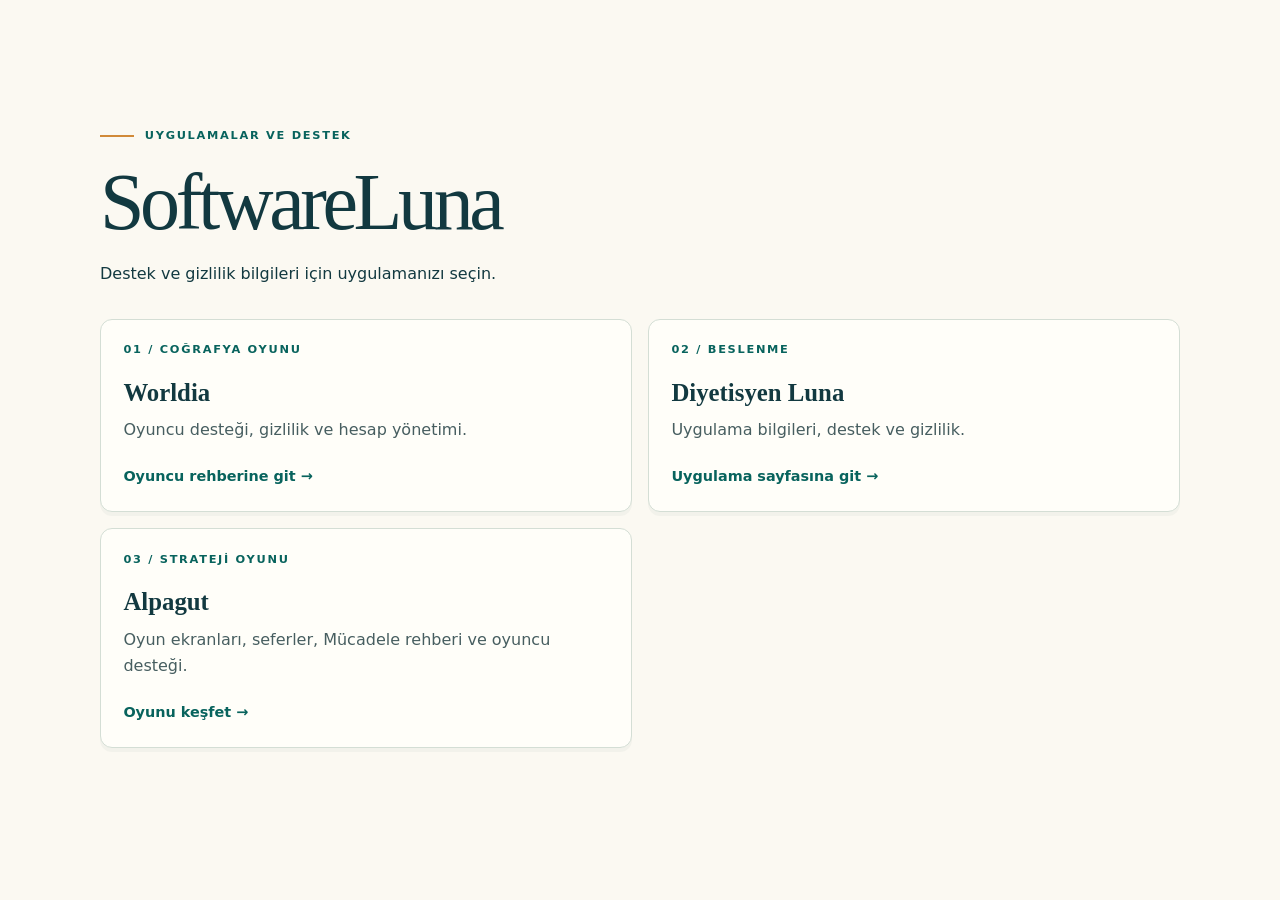
<file: index.html>
<!doctype html><html lang="tr"><head><meta charset="utf-8"><meta name="viewport" content="width=device-width,initial-scale=1"><title>SoftwareLuna | Uygulamalar ve destek</title><meta name="description" content="SoftwareLuna uygulamalarının resmi destek ve gizlilik sayfaları."><link rel="canonical" href="https://softwareluna.github.io/"><link rel="stylesheet" href="worldia/assets/guide.css"></head><body><main class="wrap publisher"><p class="eyebrow">Uygulamalar ve destek</p><h1>SoftwareLuna</h1><p>Destek ve gizlilik bilgileri için uygulamanızı seçin.</p><div class="cards"><a class="card" href="worldia/"><span class="tag">01 / COĞRAFYA OYUNU</span><strong>Worldia</strong><p>Oyuncu desteği, gizlilik ve hesap yönetimi.</p><span class="go">Oyuncu rehberine git <span aria-hidden="true">→</span></span></a><a class="card" href="https://softwareluna.github.io/diyetisyen-luna/"><span class="tag">02 / BESLENME</span><strong>Diyetisyen Luna</strong><p>Uygulama bilgileri, destek ve gizlilik.</p><span class="go">Uygulama sayfasına git <span aria-hidden="true">→</span></span></a><a class="card" href="alpagut/"><span class="tag">03 / STRATEJİ OYUNU</span><strong>Alpagut</strong><p>Oyun ekranları, seferler, Mücadele rehberi ve oyuncu desteği.</p><span class="go">Oyunu keşfet <span aria-hidden="true">→</span></span></a></div></main></body></html>
</file>
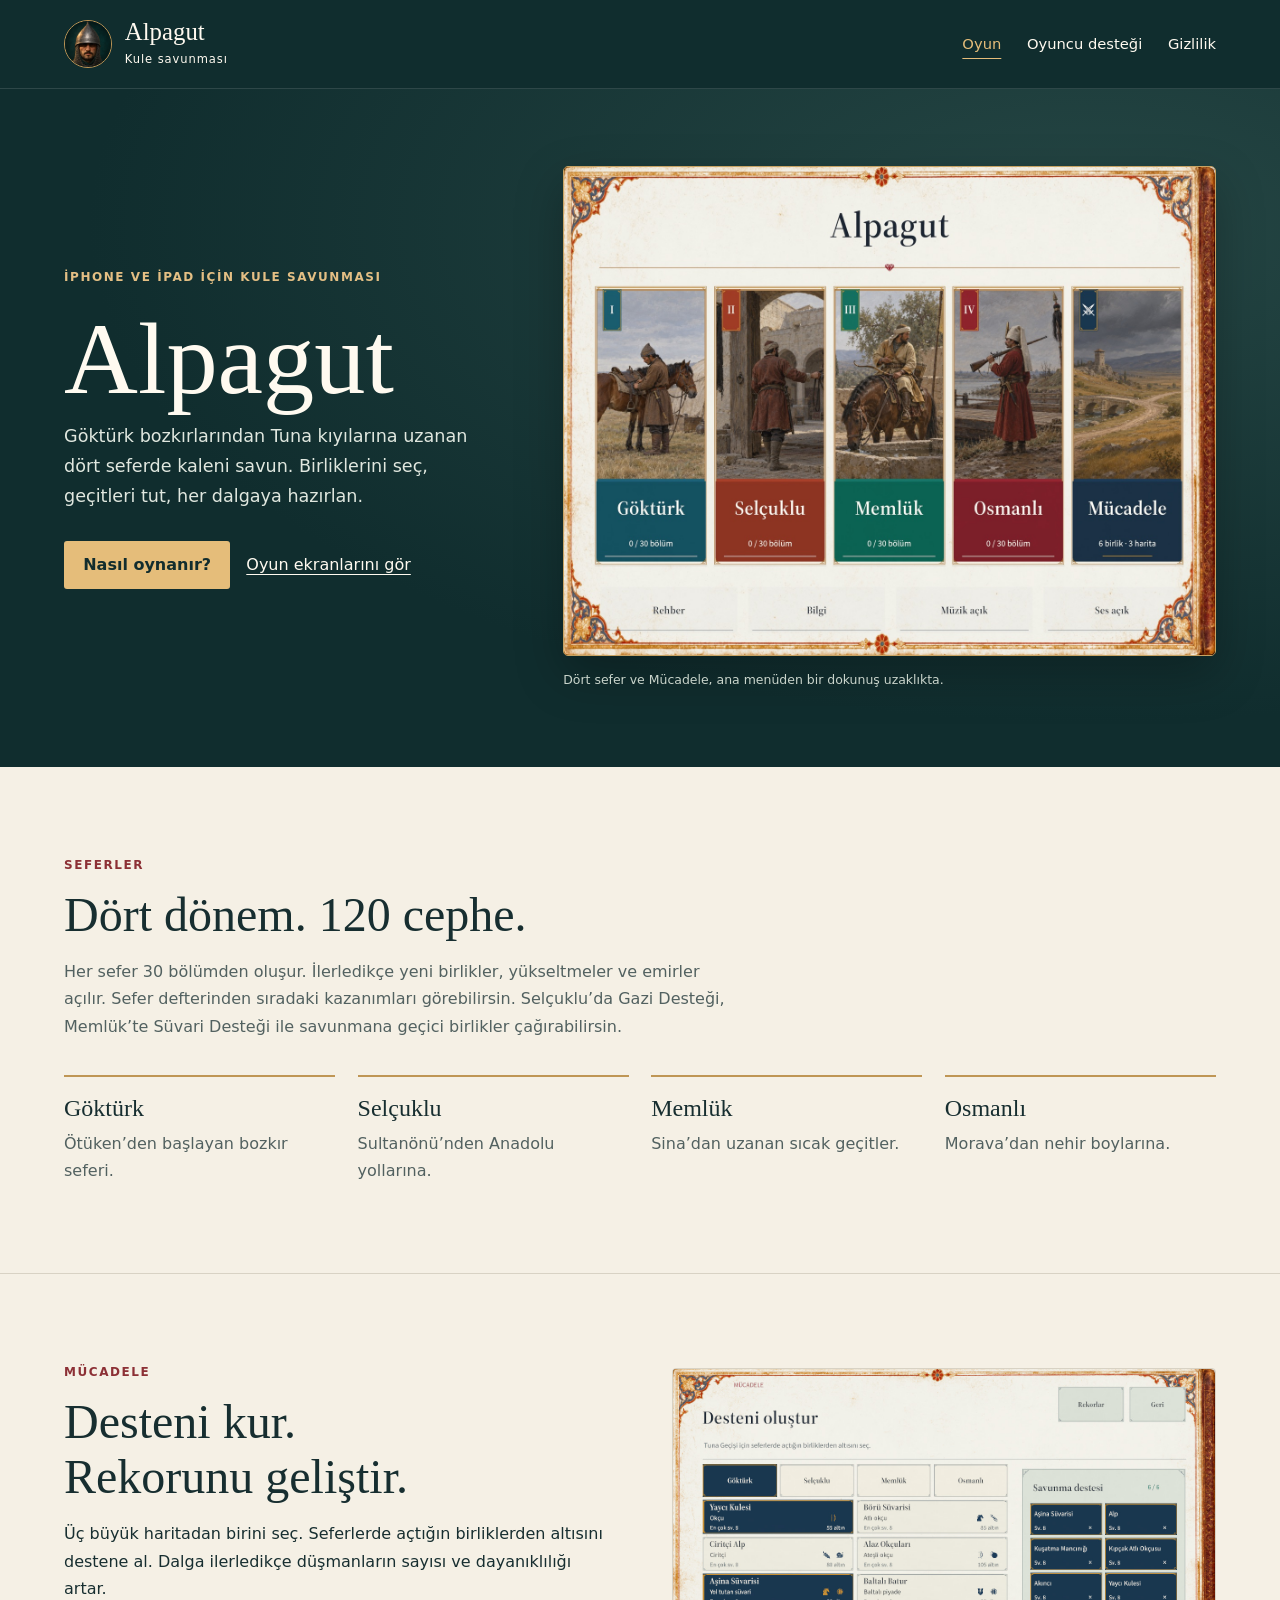
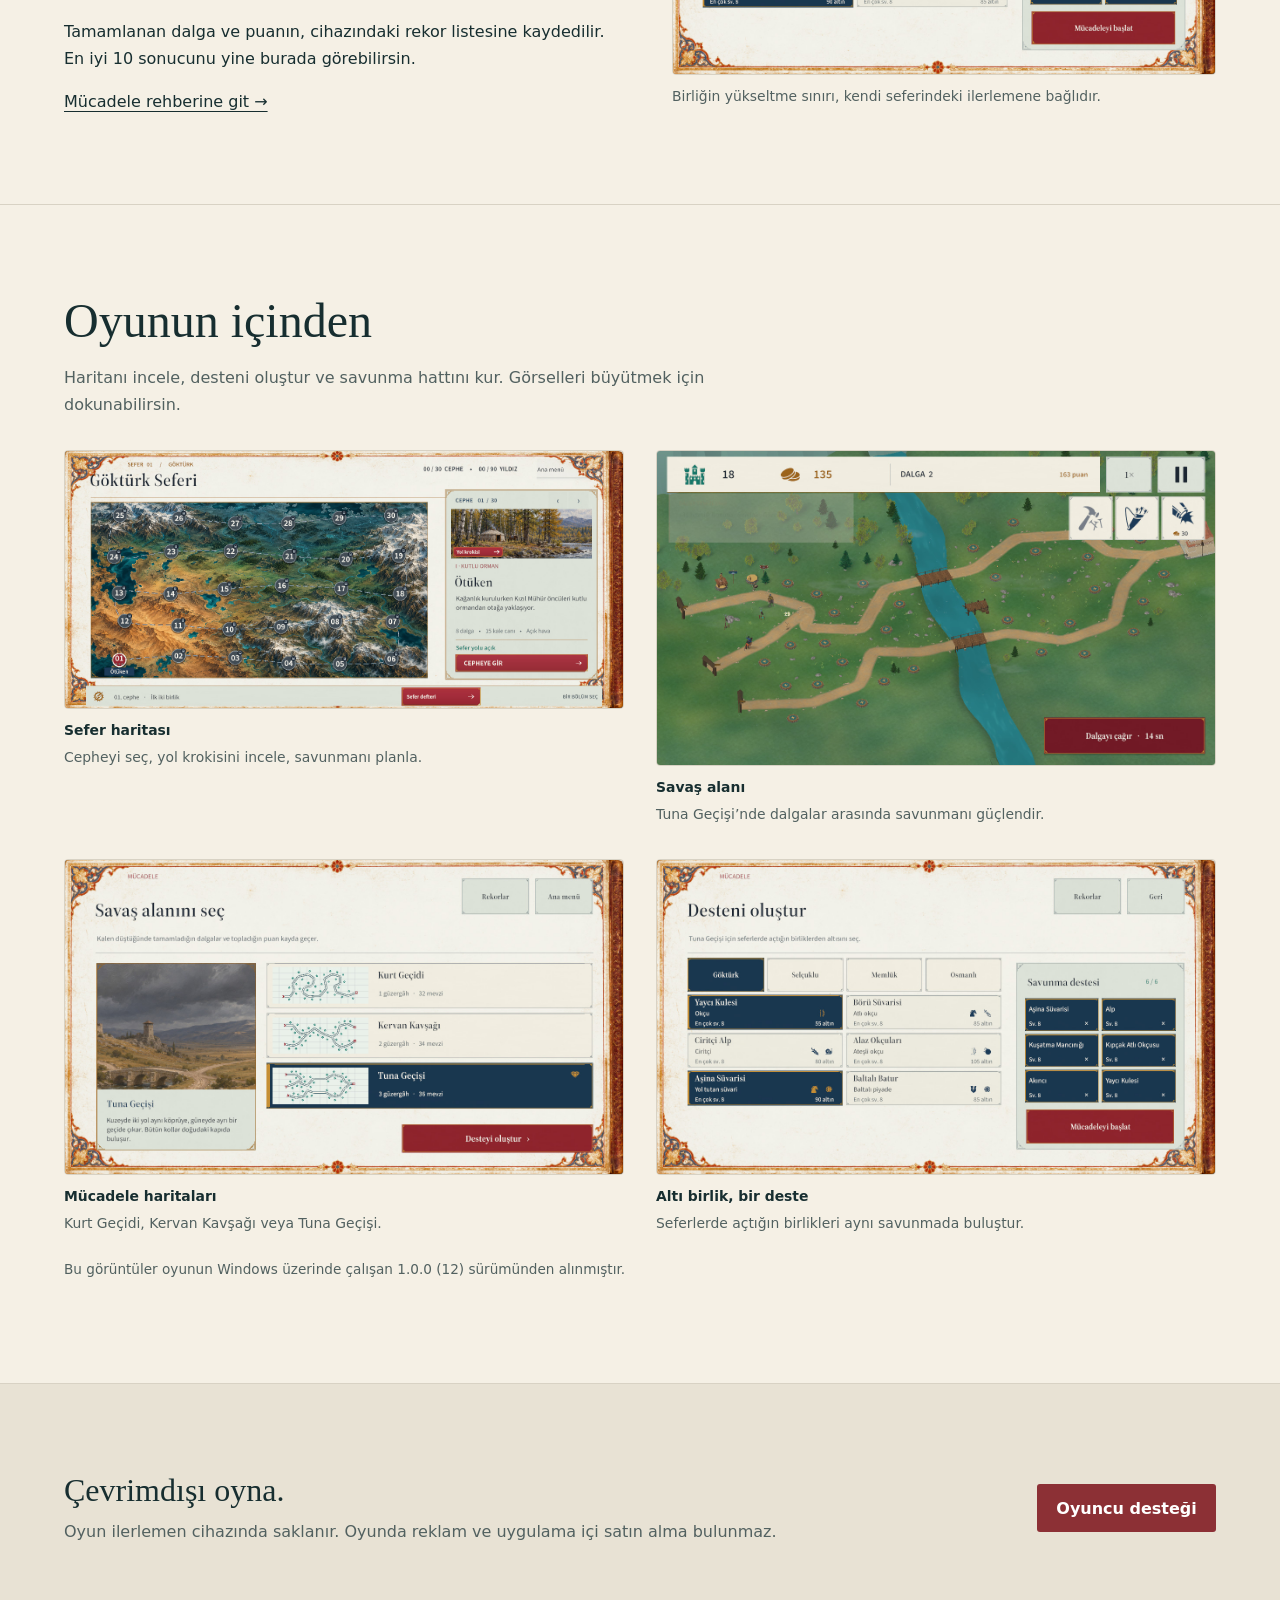
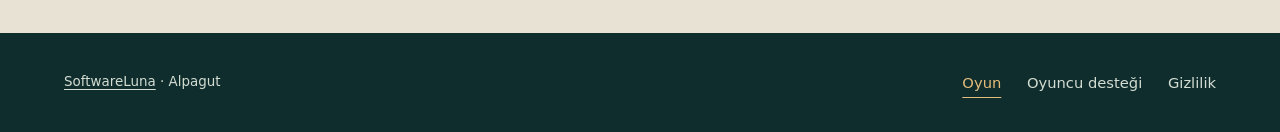
<file: alpagut/index.html>
<!doctype html>
<html lang="tr">
<head>
  <meta charset="utf-8">
  <meta name="viewport" content="width=device-width,initial-scale=1">
  <meta name="theme-color" content="#102d2e">
  <title>Alpagut · Oyun ve oyuncu rehberi</title>
  <meta name="description" content="Göktürk, Selçuklu, Memlük ve Osmanlı seferlerinde 120 bölüm. Gerçek oyun ekranları, Mücadele rehberi ve oyuncu desteği.">
  <link rel="canonical" href="https://softwareluna.github.io/alpagut/">
  <meta property="og:url" content="https://softwareluna.github.io/alpagut/">
  <link rel="icon" type="image/png" href="/alpagut/assets/icon.png">
  <meta property="og:title" content="Alpagut · Oyun ve oyuncu rehberi">
  <meta property="og:description" content="Göktürk, Selçuklu, Memlük ve Osmanlı seferlerinde 120 bölüm. Gerçek oyun ekranları, Mücadele rehberi ve oyuncu desteği.">
  <meta property="og:image" content="https://softwareluna.github.io/alpagut/assets/build12-ana-menu.jpg">
  <meta property="og:type" content="website">
  <meta property="og:locale" content="tr_TR">
  <link rel="stylesheet" href="/alpagut/assets/alpagut.css">
</head>
<body>
<a class="skip" href="#icerik">İçeriğe geç</a>
<header class="mast"><div class="wrap">
  <a class="brand" href="/alpagut/"><img src="/alpagut/assets/asker-portresi.png" width="48" height="48" alt=""><div><strong>Alpagut</strong><span>Kule savunması</span></div></a>
  <nav aria-label="Ana menü"><a href="/alpagut/" aria-current="page">Oyun</a><a href="/alpagut/support/">Oyuncu desteği</a><a href="/alpagut/privacy/">Gizlilik</a></nav>
</div></header>
<main id="icerik">

<section class="hero"><div class="wrap hero-grid">
  <div><p class="eyebrow">iPhone ve iPad için kule savunması</p><h1>Alpagut</h1>
  <p class="intro">Göktürk bozkırlarından Tuna kıyılarına uzanan dört seferde kaleni savun. Birliklerini seç, geçitleri tut, her dalgaya hazırlan.</p>
  <div class="actions"><a class="button" href="support/#baslangic">Nasıl oynanır?</a><a class="quiet-link" href="#oyun-ekranlari">Oyun ekranlarını gör</a></div></div>
  <figure class="hero-shot"><img class="screen" src="/alpagut/assets/build12-ana-menu.jpg" width="1440" height="1080" alt="Alpagut ana menüsünde Göktürk, Selçuklu, Memlük, Osmanlı ve Mücadele seçenekleri" fetchpriority="high" decoding="async"><figcaption>Dört sefer ve Mücadele, ana menüden bir dokunuş uzaklıkta.</figcaption></figure>
</div></section>
<section class="section"><div class="wrap"><p class="eyebrow">Seferler</p><h2>Dört dönem. 120 cephe.</h2>
  <p class="section-intro">Her sefer 30 bölümden oluşur. İlerledikçe yeni birlikler, yükseltmeler ve emirler açılır. Sefer defterinden sıradaki kazanımları görebilirsin. Selçuklu’da Gazi Desteği, Memlük’te Süvari Desteği ile savunmana geçici birlikler çağırabilirsin.</p>
  <div class="campaigns"><article><h3>Göktürk</h3><p>Ötüken’den başlayan bozkır seferi.</p></article><article><h3>Selçuklu</h3><p>Sultanönü’nden Anadolu yollarına.</p></article><article><h3>Memlük</h3><p>Sina’dan uzanan sıcak geçitler.</p></article><article><h3>Osmanlı</h3><p>Morava’dan nehir boylarına.</p></article></div>
</div></section>
<section class="section"><div class="wrap split"><div><p class="eyebrow">Mücadele</p><h2>Desteni kur.<br>Rekorunu geliştir.</h2>
  <p>Üç büyük haritadan birini seç. Seferlerde açtığın birliklerden altısını destene al. Dalga ilerledikçe düşmanların sayısı ve dayanıklılığı artar.</p>
  <p>Tamamlanan dalga ve puanın, cihazındaki rekor listesine kaydedilir. En iyi 10 sonucunu yine burada görebilirsin.</p><a href="support/#mucadele">Mücadele rehberine git →</a></div>
  <figure><img class="screen" src="/alpagut/assets/build12-deste.jpg" width="1280" height="720" alt="Mücadele için altı birlik seçilen deste ekranı" loading="lazy" decoding="async"><figcaption>Birliğin yükseltme sınırı, kendi seferindeki ilerlemene bağlıdır.</figcaption></figure>
</div></section>
<section class="section" id="oyun-ekranlari"><div class="wrap"><h2>Oyunun içinden</h2><p class="section-intro">Haritanı incele, desteni oluştur ve savunma hattını kur. Görselleri büyütmek için dokunabilirsin.</p><div class="gallery"><figure><a href="/alpagut/assets/build12-gokturk.jpg" aria-label="Sefer haritası ekranını büyüt"><img class="screen" src="/alpagut/assets/build12-gokturk.jpg" width="1434" height="660" alt="Göktürk Seferi haritası, 30 cephe ve Ötüken bölümünün ayrıntıları" loading="lazy" decoding="async"></a><figcaption><strong>Sefer haritası</strong>Cepheyi seç, yol krokisini incele, savunmanı planla.</figcaption></figure>
<figure><a href="/alpagut/assets/build12-savas.jpg" aria-label="Savaş alanı ekranını büyüt"><img class="screen" src="/alpagut/assets/build12-savas.jpg" width="1280" height="720" alt="Tuna Geçişi haritasında kale canı, altın, dalga ve savunma mevzileri" loading="lazy" decoding="async"></a><figcaption><strong>Savaş alanı</strong>Tuna Geçişi’nde dalgalar arasında savunmanı güçlendir.</figcaption></figure>
<figure><a href="/alpagut/assets/build12-mucadele.jpg" aria-label="Mücadele haritaları ekranını büyüt"><img class="screen" src="/alpagut/assets/build12-mucadele.jpg" width="1280" height="720" alt="Mücadele harita seçimi ekranında üç haritanın listesi" loading="lazy" decoding="async"></a><figcaption><strong>Mücadele haritaları</strong>Kurt Geçidi, Kervan Kavşağı veya Tuna Geçişi.</figcaption></figure>
<figure><a href="/alpagut/assets/build12-deste.jpg" aria-label="Altı birlik, bir deste ekranını büyüt"><img class="screen" src="/alpagut/assets/build12-deste.jpg" width="1280" height="720" alt="Deste oluşturma ekranında Göktürk birlikleri ve altı birlikten oluşan seçili deste" loading="lazy" decoding="async"></a><figcaption><strong>Altı birlik, bir deste</strong>Seferlerde açtığın birlikleri aynı savunmada buluştur.</figcaption></figure></div><p class="note">Bu görüntüler oyunun Windows üzerinde çalışan 1.0.0 (12) sürümünden alınmıştır.</p></div></section>
<section class="section end-panel"><div class="wrap"><div><h2>Çevrimdışı oyna.</h2><p>Oyun ilerlemen cihazında saklanır. Oyunda reklam ve uygulama içi satın alma bulunmaz.</p></div><a class="button" href="support/">Oyuncu desteği</a></div></section>

</main>
<footer class="foot"><div class="wrap"><p><a href="/">SoftwareLuna</a> · Alpagut</p><nav aria-label="Alt menü"><a href="/alpagut/" aria-current="page">Oyun</a><a href="/alpagut/support/">Oyuncu desteği</a><a href="/alpagut/privacy/">Gizlilik</a></nav></div></footer>
</body>
</html>
</file>
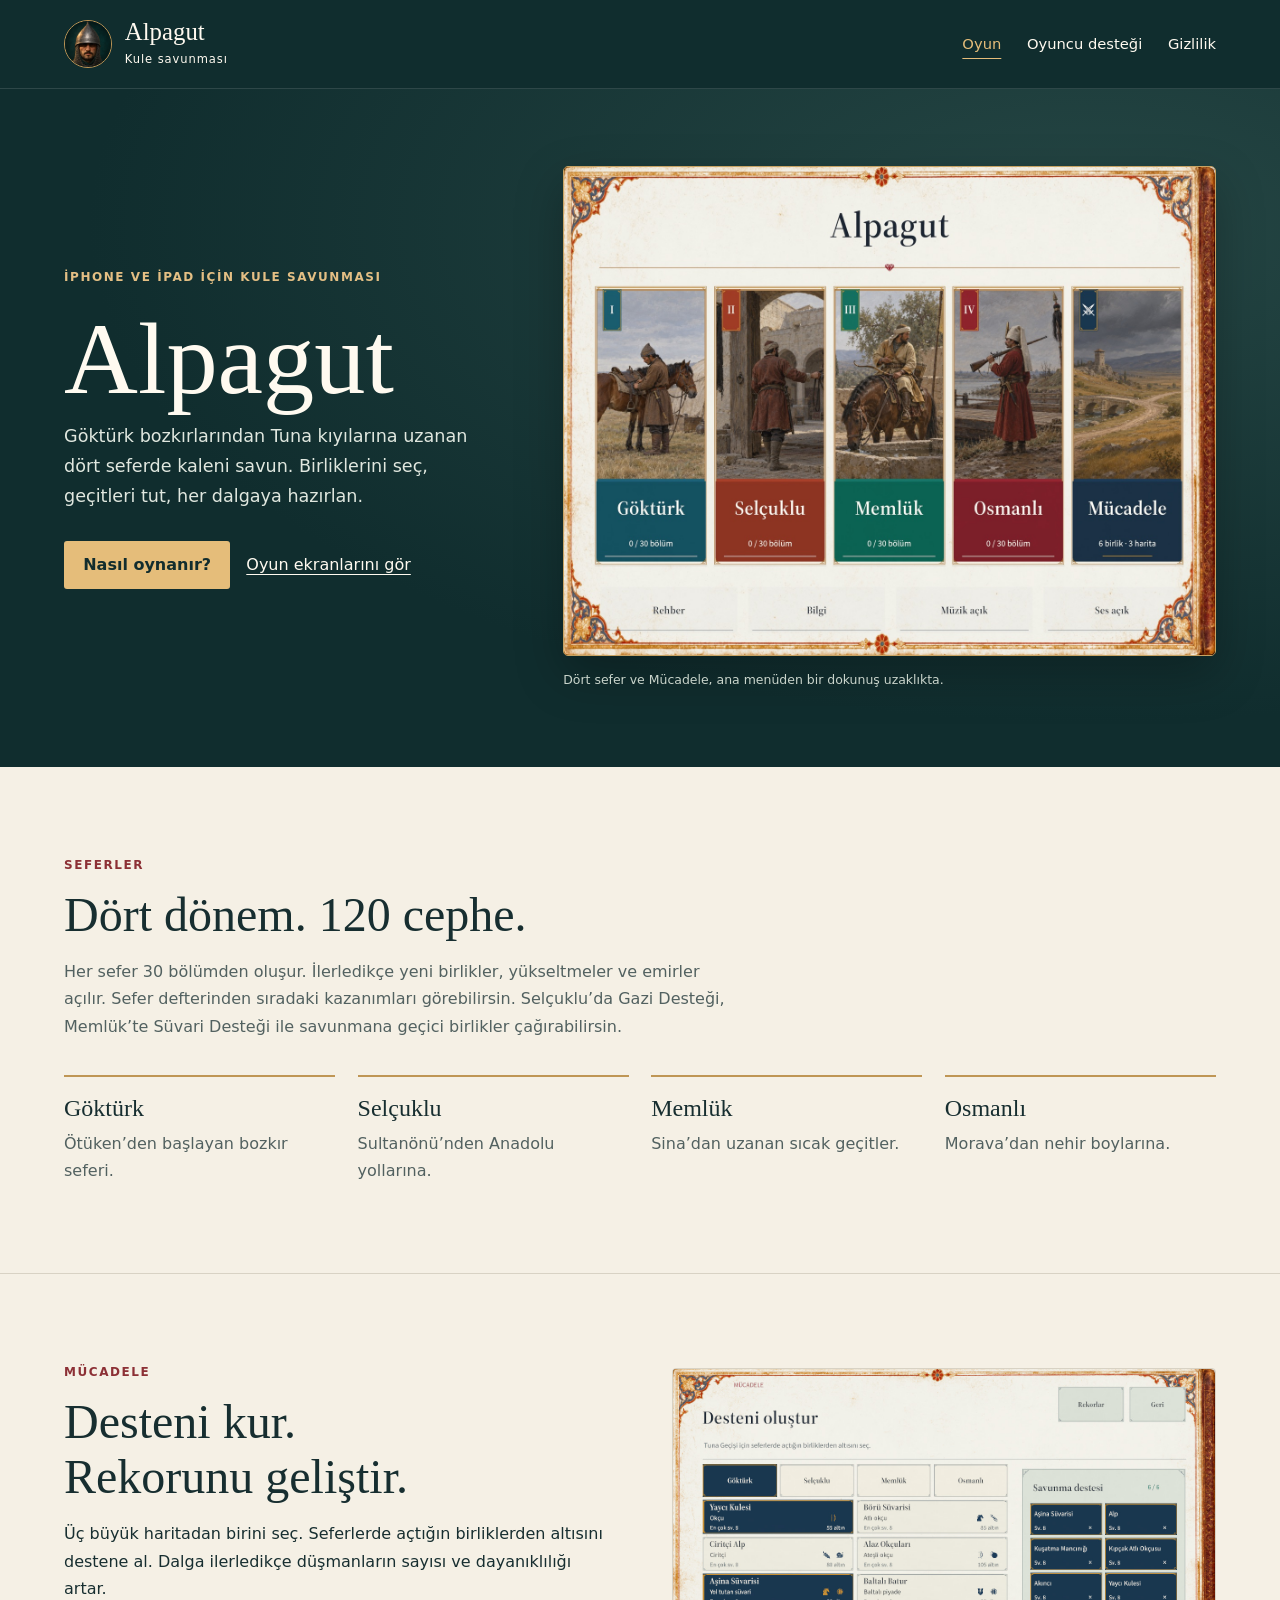
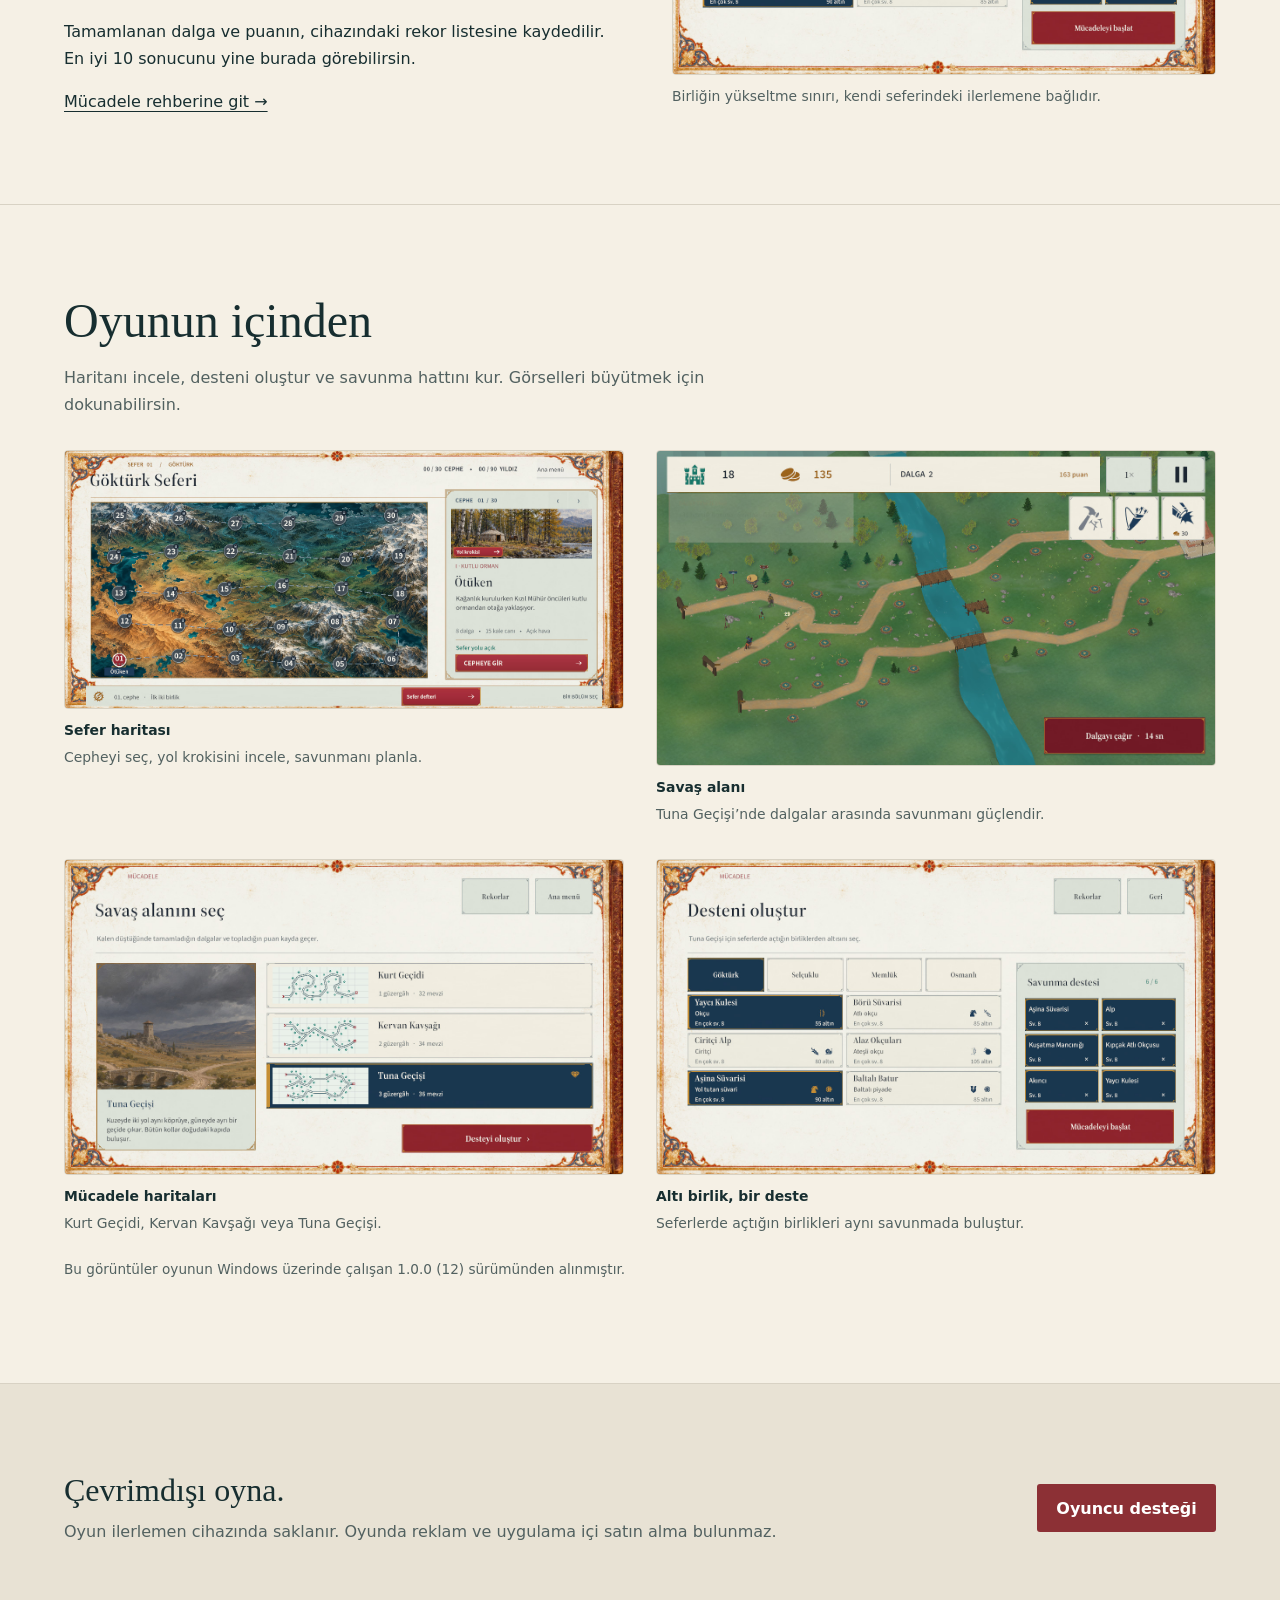
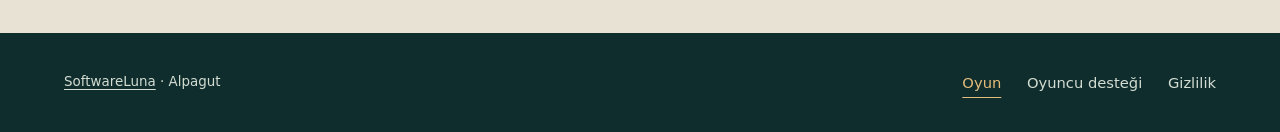
<file: boru-yurt-savunmasi/index.html>
<!doctype html>
<html lang="tr">
<head>
  <meta charset="utf-8">
  <meta name="viewport" content="width=device-width,initial-scale=1">
  <title>Oyun · Alpagut</title>
  <meta name="robots" content="noindex,follow">
  <link rel="canonical" href="https://softwareluna.github.io/alpagut/">
  <link rel="icon" href="/alpagut/assets/icon.png" type="image/png">
  <link rel="stylesheet" href="/alpagut/assets/alpagut.css">
  <meta http-equiv="refresh" content="0; url=https://softwareluna.github.io/alpagut/">
  <script>location.replace("/alpagut/" + location.search + location.hash);</script>
</head>
<body><main class="wrap section"><p class="eyebrow">Alpagut</p><h1>Yeni adresimiz</h1><p>Bu sayfa Alpagut’un yeni adresine taşındı. Otomatik yönlendirme başlamazsa aşağıdaki bağlantıyı kullanabilirsin.</p><p><a class="button" href="https://softwareluna.github.io/alpagut/">Alpagut · Oyun</a></p></main></body>
</html>
</file>
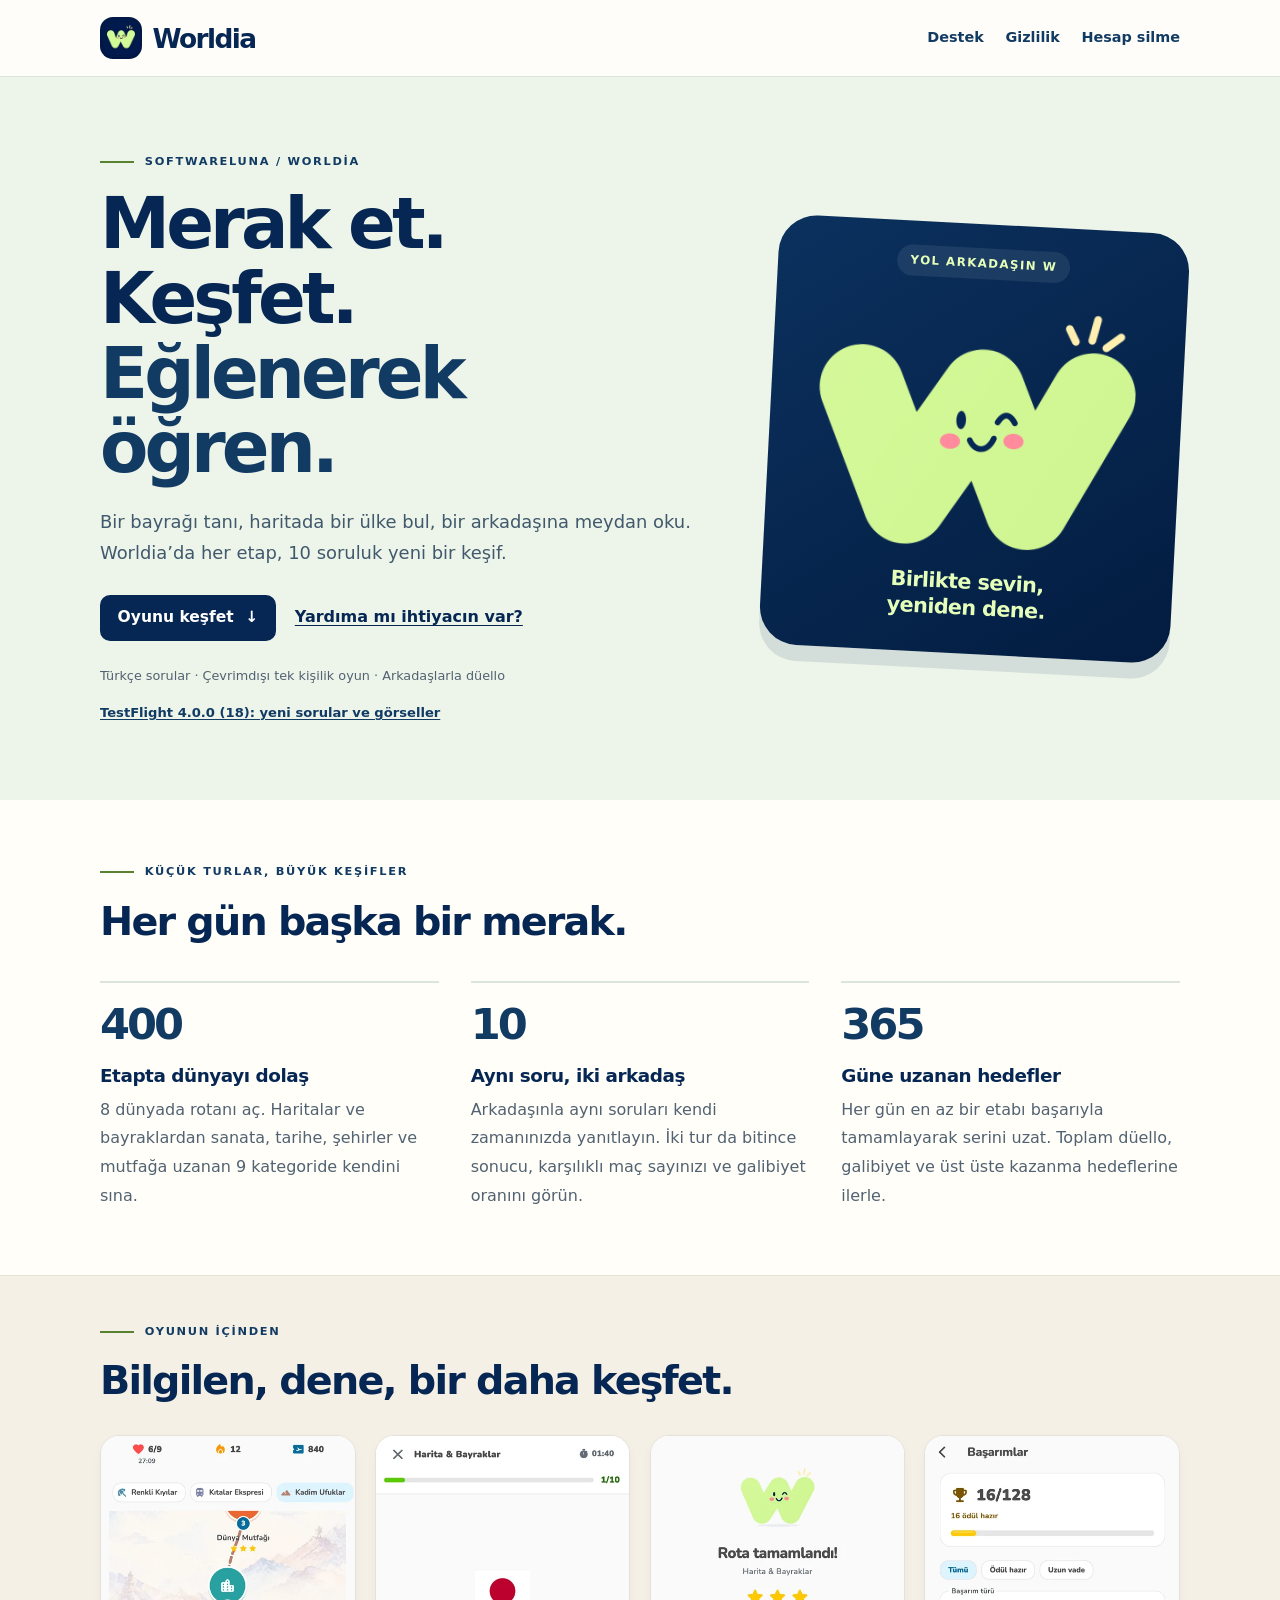
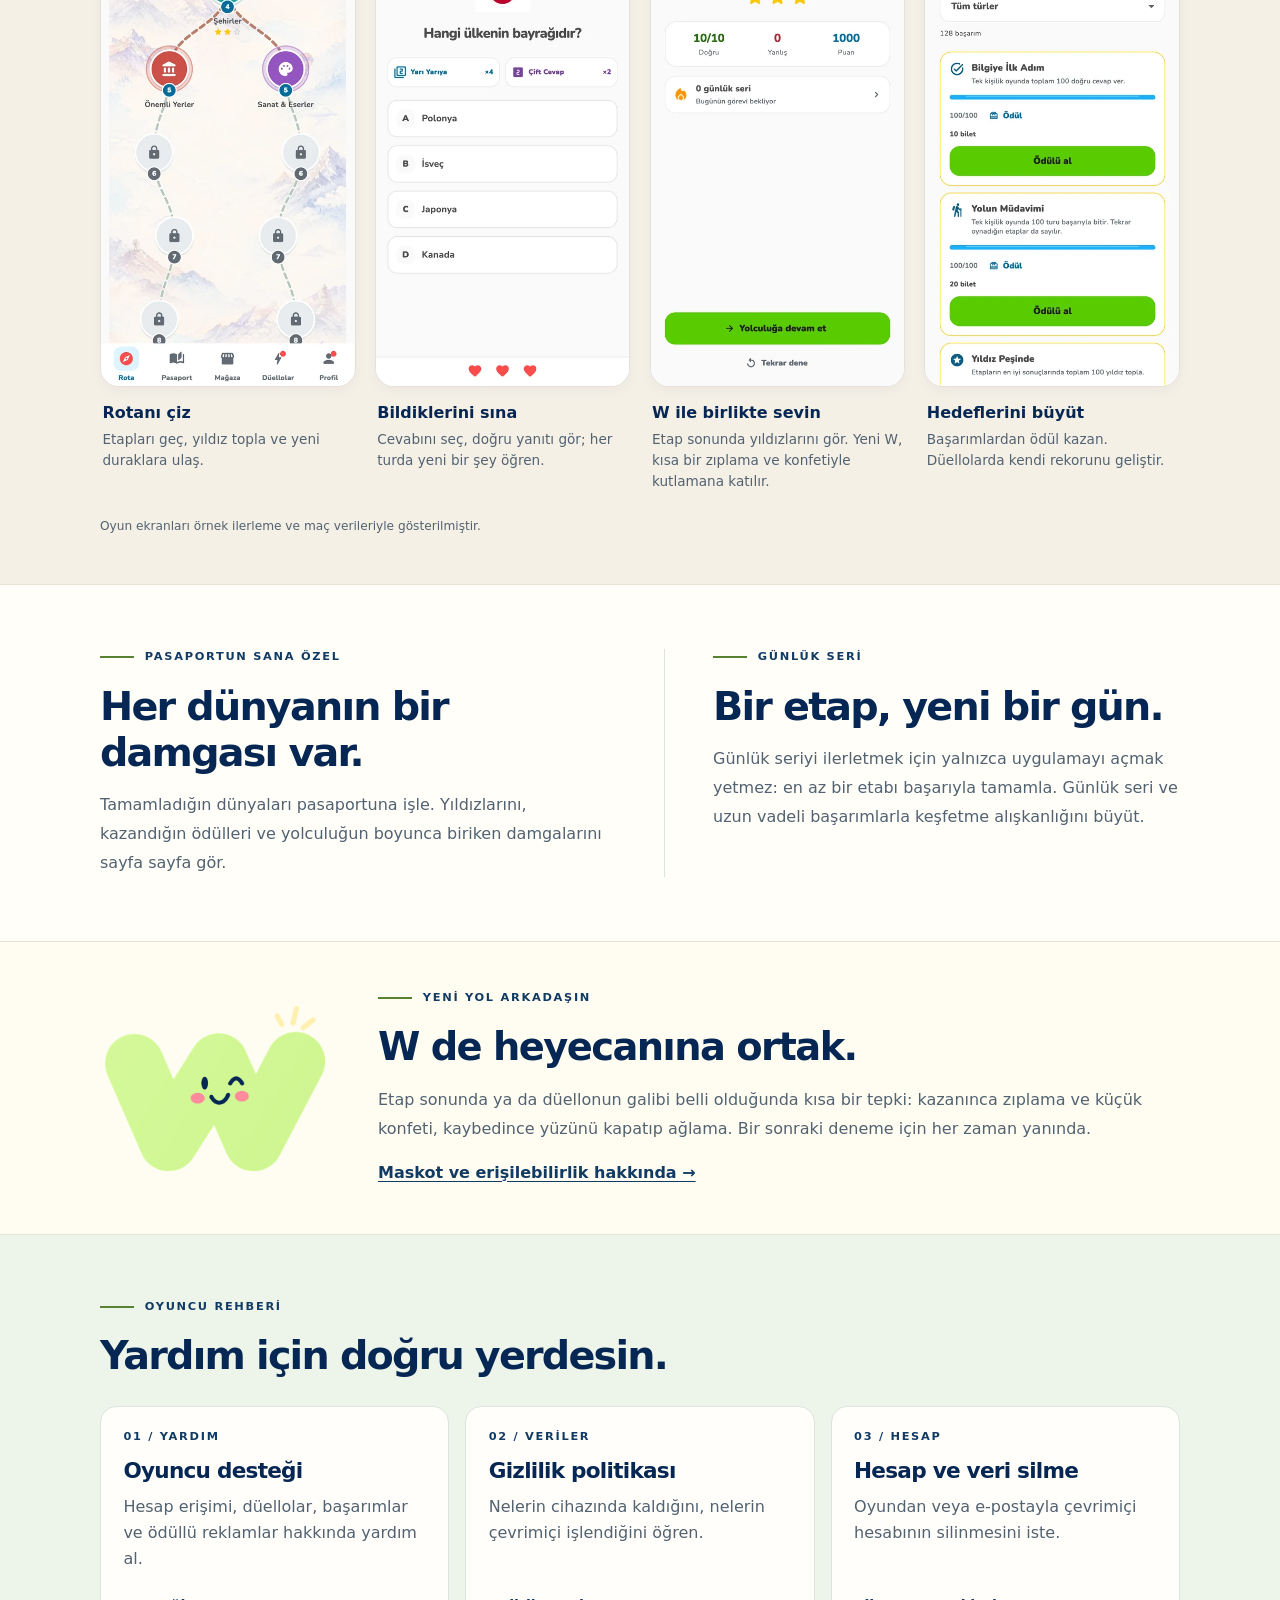
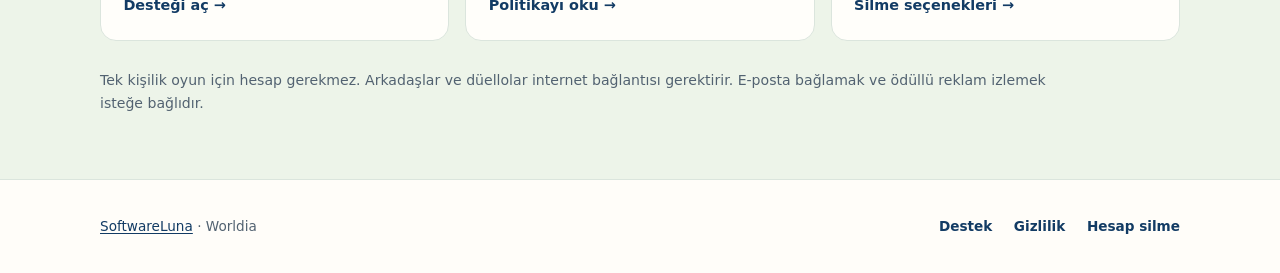
<file: worldia/index.html>
<!doctype html>
<html lang="tr"><head><meta charset="utf-8"><meta name="viewport" content="width=device-width,initial-scale=1"><meta name="theme-color" content="#062753">
<title>Worldia · Keşfet, öğren, düello yap | SoftwareLuna</title><meta name="description" content="Worldia ile 400 etapta keşfet, arkadaşlarınla düello yap, pasaportunu doldur. Oyun ekranları, destek, gizlilik ve hesap yönetimi."><link rel="canonical" href="https://softwareluna.github.io/worldia/"><link rel="icon" type="image/png" href="assets/worldia.png?v=17"><link rel="stylesheet" href="assets/guide.css"><link rel="stylesheet" href="assets/worldia.css?v=17"></head>
<body class="worldia-site"><a class="skip" href="#icerik">İçeriğe geç</a><header class="mast"><div class="wrap"><a class="brand" href="./"><img src="assets/worldia.png?v=17" width="37" height="37" alt="">Worldia</a><nav aria-label="Ana menü"><a href="support/">Destek</a><a href="privacy/">Gizlilik</a><a href="delete-account/">Hesap silme</a></nav></div></header>
<main id="icerik">
<section class="hero"><div class="wrap"><div><p class="eyebrow">SoftwareLuna / Worldia</p><h1>Merak et.<br>Keşfet.<br><em>Eğlenerek öğren.</em></h1><p class="lede">Bir bayrağı tanı, haritada bir ülke bul, bir arkadaşına meydan oku. Worldia’da her etap, 10 soruluk yeni bir keşif.</p><div class="hero-actions"><a class="button" href="#oyunu-kesfet">Oyunu keşfet <span aria-hidden="true">↓</span></a><a class="hero-link" href="support/">Yardıma mı ihtiyacın var?</a></div><p class="hero-note">Türkçe sorular · Çevrimdışı tek kişilik oyun · Arkadaşlarla düello</p><p class="build-note"><a href="support/#guncel-surum">TestFlight 4.0.0 (18): yeni sorular ve görseller</a></p></div><figure class="mascot-card"><span class="mascot-label">Yol arkadaşın W</span><img src="assets/worldia-happy.png?v=17" width="660" height="502" alt="Bir gözü açık, diğer gözü kırpan yeşil Worldia W maskotu"><figcaption>Birlikte sevin,<br>yeniden dene.</figcaption></figure></div></section>
<section class="guide wrap" id="oyunu-kesfet"><p class="eyebrow">Küçük turlar, büyük keşifler</p><h2>Her gün başka bir merak.</h2><div class="feature-grid">
<article class="feature"><span class="feature-number">400</span><h3>Etapta dünyayı dolaş</h3><p>8 dünyada rotanı aç. Haritalar ve bayraklardan sanata, tarihe, şehirler ve mutfağa uzanan 9 kategoride kendini sına.</p></article>
<article class="feature"><span class="feature-number">10</span><h3>Aynı soru, iki arkadaş</h3><p>Arkadaşınla aynı soruları kendi zamanınızda yanıtlayın. İki tur da bitince sonucu, karşılıklı maç sayınızı ve galibiyet oranını görün.</p></article>
<article class="feature"><span class="feature-number">365</span><h3>Güne uzanan hedefler</h3><p>Her gün en az bir etabı başarıyla tamamlayarak serini uzat. Toplam düello, galibiyet ve üst üste kazanma hedeflerine ilerle.</p></article>
</div></section>
<section class="screens-section"><div class="wrap"><p class="eyebrow">Oyunun içinden</p><h2>Bilgilen, dene, bir daha keşfet.</h2><div class="screens-grid">
<figure><a href="assets/route.webp" aria-label="Rota ekranını büyük aç"><img src="assets/route.webp" width="480" height="1040" loading="lazy" alt="Renkli Kıyılar rotasında açılan soru kategorileri ve etaplar"></a><figcaption><strong>Rotanı çiz</strong><span>Etapları geç, yıldız topla ve yeni duraklara ulaş.</span></figcaption></figure>
<figure><a href="assets/question.webp" aria-label="Soru ekranını büyük aç"><img src="assets/question.webp" width="480" height="1040" loading="lazy" alt="Japonya bayrağını soran dört seçenekli Worldia sorusu"></a><figcaption><strong>Bildiklerini sına</strong><span>Cevabını seç, doğru yanıtı gör; her turda yeni bir şey öğren.</span></figcaption></figure>
<figure><a href="assets/stage-result-17.webp" aria-label="Etap sonucunu büyük aç"><img src="assets/stage-result-17.webp" width="480" height="1043" loading="lazy" alt="Yeni yeşil W maskotuyla tamamlanan etap ve üç yıldızlı sonuç ekranı"></a><figcaption><strong>W ile birlikte sevin</strong><span>Etap sonunda yıldızlarını gör. Yeni W, kısa bir zıplama ve konfetiyle kutlamana katılır.</span></figcaption></figure>
<figure><a href="assets/achievements.webp" aria-label="Başarımlar ekranını büyük aç"><img src="assets/achievements.webp" width="480" height="1040" loading="lazy" alt="Kategori ve uzun vadeli hedeflerin yer aldığı Başarımlar ekranı"></a><figcaption><strong>Hedeflerini büyüt</strong><span>Başarımlardan ödül kazan. Düellolarda kendi rekorunu geliştir.</span></figcaption></figure>
</div><p class="screen-note">Oyun ekranları örnek ilerleme ve maç verileriyle gösterilmiştir.</p></div></section>
<section class="guide wrap"><div class="journal-grid"><article><p class="eyebrow">Pasaportun sana özel</p><h2>Her dünyanın bir damgası var.</h2><p>Tamamladığın dünyaları pasaportuna işle. Yıldızlarını, kazandığın ödülleri ve yolculuğun boyunca biriken damgalarını sayfa sayfa gör.</p></article><article><p class="eyebrow">Günlük seri</p><h2>Bir etap, yeni bir gün.</h2><p>Günlük seriyi ilerletmek için yalnızca uygulamayı açmak yetmez: en az bir etabı başarıyla tamamla. Günlük seri ve uzun vadeli başarımlarla keşfetme alışkanlığını büyüt.</p></article></div></section>
<section class="mascot-story"><div class="wrap"><img src="assets/worldia-happy.png?v=17" width="660" height="502" loading="lazy" alt="Göz kırpan yeşil W"><div><p class="eyebrow">Yeni yol arkadaşın</p><h2>W de heyecanına ortak.</h2><p>Etap sonunda ya da düellonun galibi belli olduğunda kısa bir tepki: kazanınca zıplama ve küçük konfeti, kaybedince yüzünü kapatıp ağlama. Bir sonraki deneme için her zaman yanında.</p><a href="support/#sorular">Maskot ve erişilebilirlik hakkında →</a></div></div></section><section class="help-section"><div class="guide wrap"><p class="eyebrow">Oyuncu rehberi</p><h2>Yardım için doğru yerdesin.</h2><div class="cards"><a class="card" href="support/"><span class="tag">01 / YARDIM</span><strong>Oyuncu desteği</strong><p>Hesap erişimi, düellolar, başarımlar ve ödüllü reklamlar hakkında yardım al.</p><span class="go">Desteği aç <span aria-hidden="true">→</span></span></a><a class="card" href="privacy/"><span class="tag">02 / VERİLER</span><strong>Gizlilik politikası</strong><p>Nelerin cihazında kaldığını, nelerin çevrimiçi işlendiğini öğren.</p><span class="go">Politikayı oku <span aria-hidden="true">→</span></span></a><a class="card" href="delete-account/"><span class="tag">03 / HESAP</span><strong>Hesap ve veri silme</strong><p>Oyundan veya e-postayla çevrimiçi hesabının silinmesini iste.</p><span class="go">Silme seçenekleri <span aria-hidden="true">→</span></span></a></div><p class="offline-note">Tek kişilik oyun için hesap gerekmez. Arkadaşlar ve düellolar internet bağlantısı gerektirir. E-posta bağlamak ve ödüllü reklam izlemek isteğe bağlıdır.</p></div></section>
</main>
<footer class="foot"><div class="wrap"><p><a href="/">SoftwareLuna</a> · Worldia</p><nav aria-label="Alt menü"><a href="support/">Destek</a><a href="privacy/">Gizlilik</a><a href="delete-account/">Hesap silme</a></nav></div></footer></body></html>
</file>
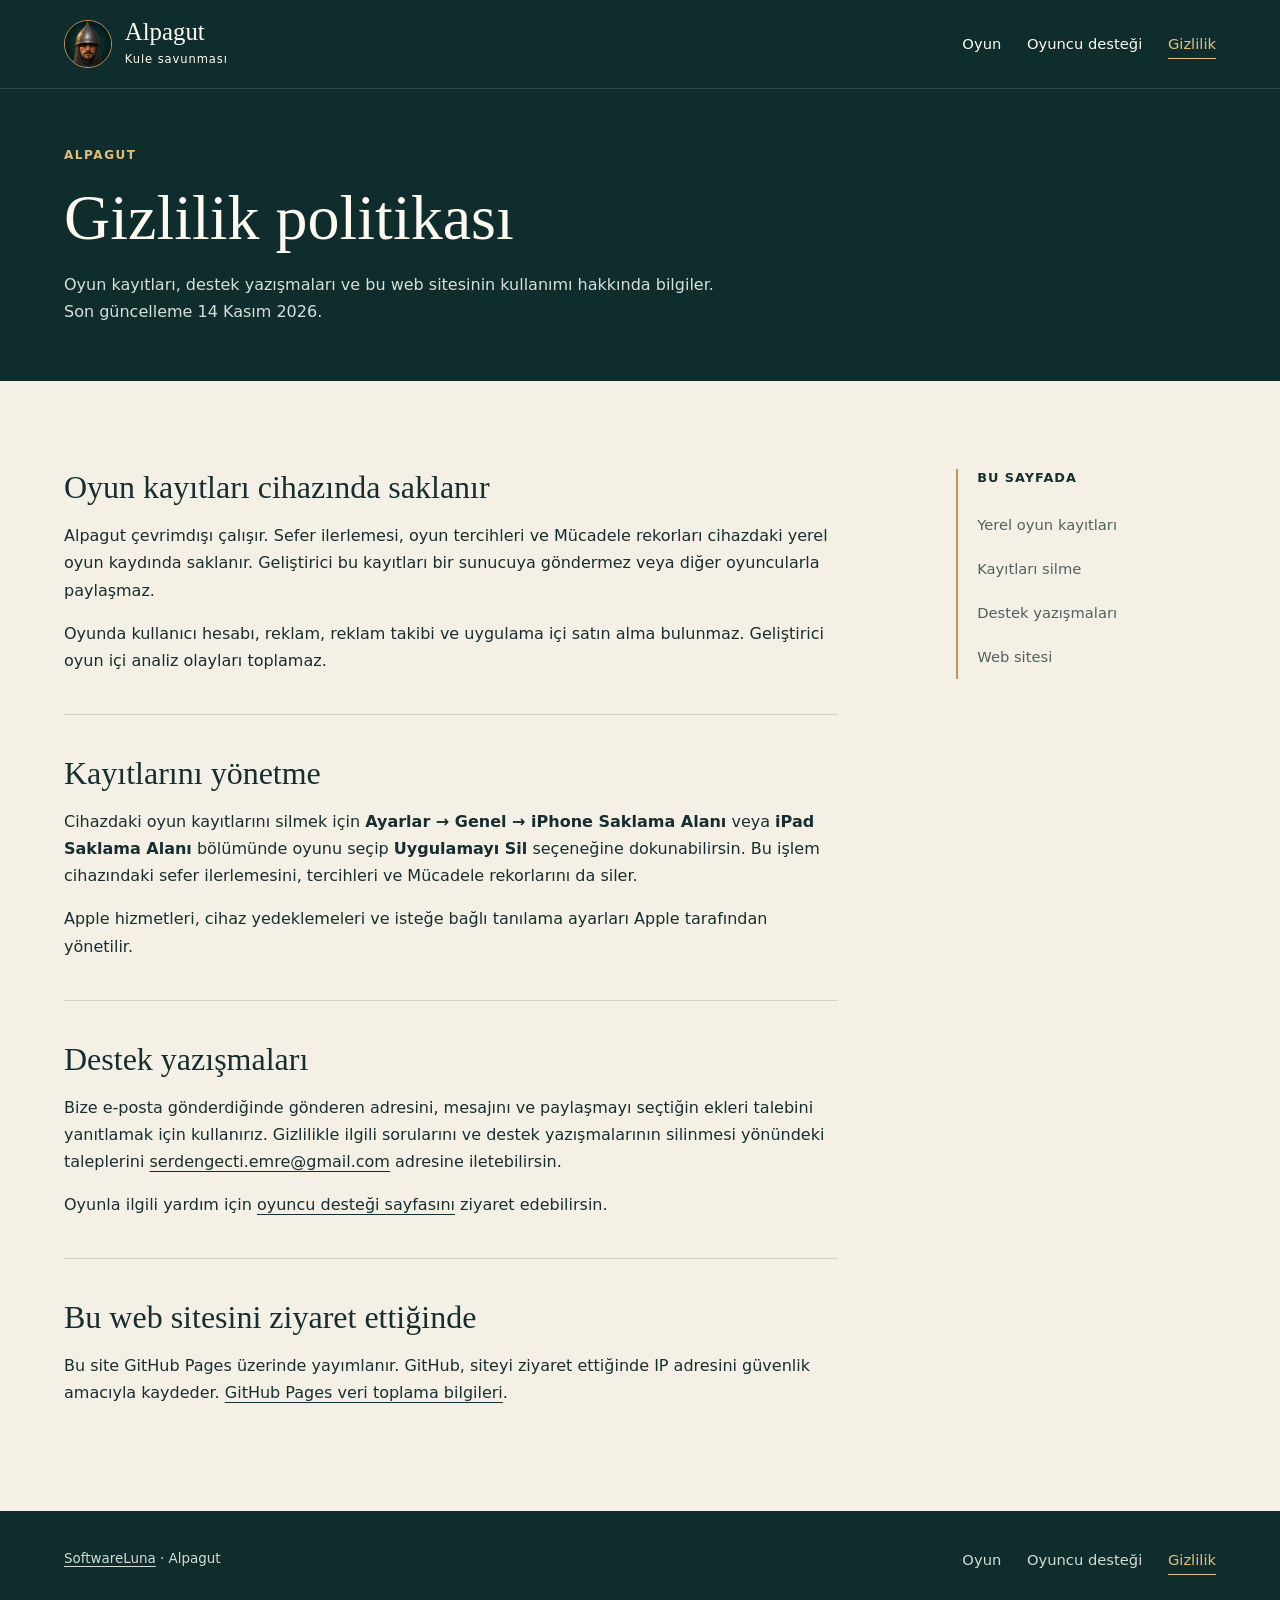
<file: alpagut/privacy/index.html>
<!doctype html>
<html lang="tr">
<head>
  <meta charset="utf-8">
  <meta name="viewport" content="width=device-width,initial-scale=1">
  <meta name="theme-color" content="#102d2e">
  <title>Gizlilik politikası · Alpagut</title>
  <meta name="description" content="Alpagut oyunundaki yerel kayıtlar, destek yazışmaları ve web sitesine ait gizlilik bilgileri.">
  <link rel="canonical" href="https://softwareluna.github.io/alpagut/privacy/">
  <meta property="og:url" content="https://softwareluna.github.io/alpagut/privacy/">
  <link rel="icon" type="image/png" href="/alpagut/assets/icon.png">
  <meta property="og:title" content="Gizlilik politikası · Alpagut">
  <meta property="og:description" content="Alpagut oyunundaki yerel kayıtlar, destek yazışmaları ve web sitesine ait gizlilik bilgileri.">
  <meta property="og:image" content="https://softwareluna.github.io/alpagut/assets/build12-ana-menu.jpg">
  <meta property="og:type" content="website">
  <meta property="og:locale" content="tr_TR">
  <link rel="stylesheet" href="/alpagut/assets/alpagut.css">
</head>
<body>
<a class="skip" href="#icerik">İçeriğe geç</a>
<header class="mast"><div class="wrap">
  <a class="brand" href="/alpagut/"><img src="/alpagut/assets/asker-portresi.png" width="48" height="48" alt=""><div><strong>Alpagut</strong><span>Kule savunması</span></div></a>
  <nav aria-label="Ana menü"><a href="/alpagut/">Oyun</a><a href="/alpagut/support/">Oyuncu desteği</a><a href="/alpagut/privacy/" aria-current="page">Gizlilik</a></nav>
</div></header>
<main id="icerik">

<header class="pagehead"><div class="wrap"><p class="eyebrow">Alpagut</p><h1>Gizlilik politikası</h1><p>Oyun kayıtları, destek yazışmaları ve bu web sitesinin kullanımı hakkında bilgiler. Son güncelleme 14 Kasım 2026.</p></div></header>
<div class="wrap section reading"><article class="copy">
<section id="oyun"><h2>Oyun kayıtları cihazında saklanır</h2><p>Alpagut çevrimdışı çalışır. Sefer ilerlemesi, oyun tercihleri ve Mücadele rekorları cihazdaki yerel oyun kaydında saklanır. Geliştirici bu kayıtları bir sunucuya göndermez veya diğer oyuncularla paylaşmaz.</p><p>Oyunda kullanıcı hesabı, reklam, reklam takibi ve uygulama içi satın alma bulunmaz. Geliştirici oyun içi analiz olayları toplamaz.</p></section>
<section id="silme"><h2>Kayıtlarını yönetme</h2><p>Cihazdaki oyun kayıtlarını silmek için <strong>Ayarlar → Genel → iPhone Saklama Alanı</strong> veya <strong>iPad Saklama Alanı</strong> bölümünde oyunu seçip <strong>Uygulamayı Sil</strong> seçeneğine dokunabilirsin. Bu işlem cihazındaki sefer ilerlemesini, tercihleri ve Mücadele rekorlarını da siler.</p><p>Apple hizmetleri, cihaz yedeklemeleri ve isteğe bağlı tanılama ayarları Apple tarafından yönetilir.</p></section>
<section id="destek"><h2>Destek yazışmaları</h2><p>Bize e-posta gönderdiğinde gönderen adresini, mesajını ve paylaşmayı seçtiğin ekleri talebini yanıtlamak için kullanırız. Gizlilikle ilgili sorularını ve destek yazışmalarının silinmesi yönündeki taleplerini <a class="contact-address" href="mailto:serdengecti.emre@gmail.com">serdengecti.emre@gmail.com</a> adresine iletebilirsin.</p><p>Oyunla ilgili yardım için <a href="../support/">oyuncu desteği sayfasını</a> ziyaret edebilirsin.</p></section>
<section id="site"><h2>Bu web sitesini ziyaret ettiğinde</h2><p>Bu site GitHub Pages üzerinde yayımlanır. GitHub, siteyi ziyaret ettiğinde IP adresini güvenlik amacıyla kaydeder. <a href="https://docs.github.com/en/pages/getting-started-with-github-pages/what-is-github-pages#data-collection">GitHub Pages veri toplama bilgileri</a>.</p></section>
</article><aside class="aside"><h2>Bu sayfada</h2><nav aria-label="Sayfa içeriği"><a href="#oyun">Yerel oyun kayıtları</a><a href="#silme">Kayıtları silme</a><a href="#destek">Destek yazışmaları</a><a href="#site">Web sitesi</a></nav></aside></div>

</main>
<footer class="foot"><div class="wrap"><p><a href="/">SoftwareLuna</a> · Alpagut</p><nav aria-label="Alt menü"><a href="/alpagut/">Oyun</a><a href="/alpagut/support/">Oyuncu desteği</a><a href="/alpagut/privacy/" aria-current="page">Gizlilik</a></nav></div></footer>
</body>
</html>
</file>
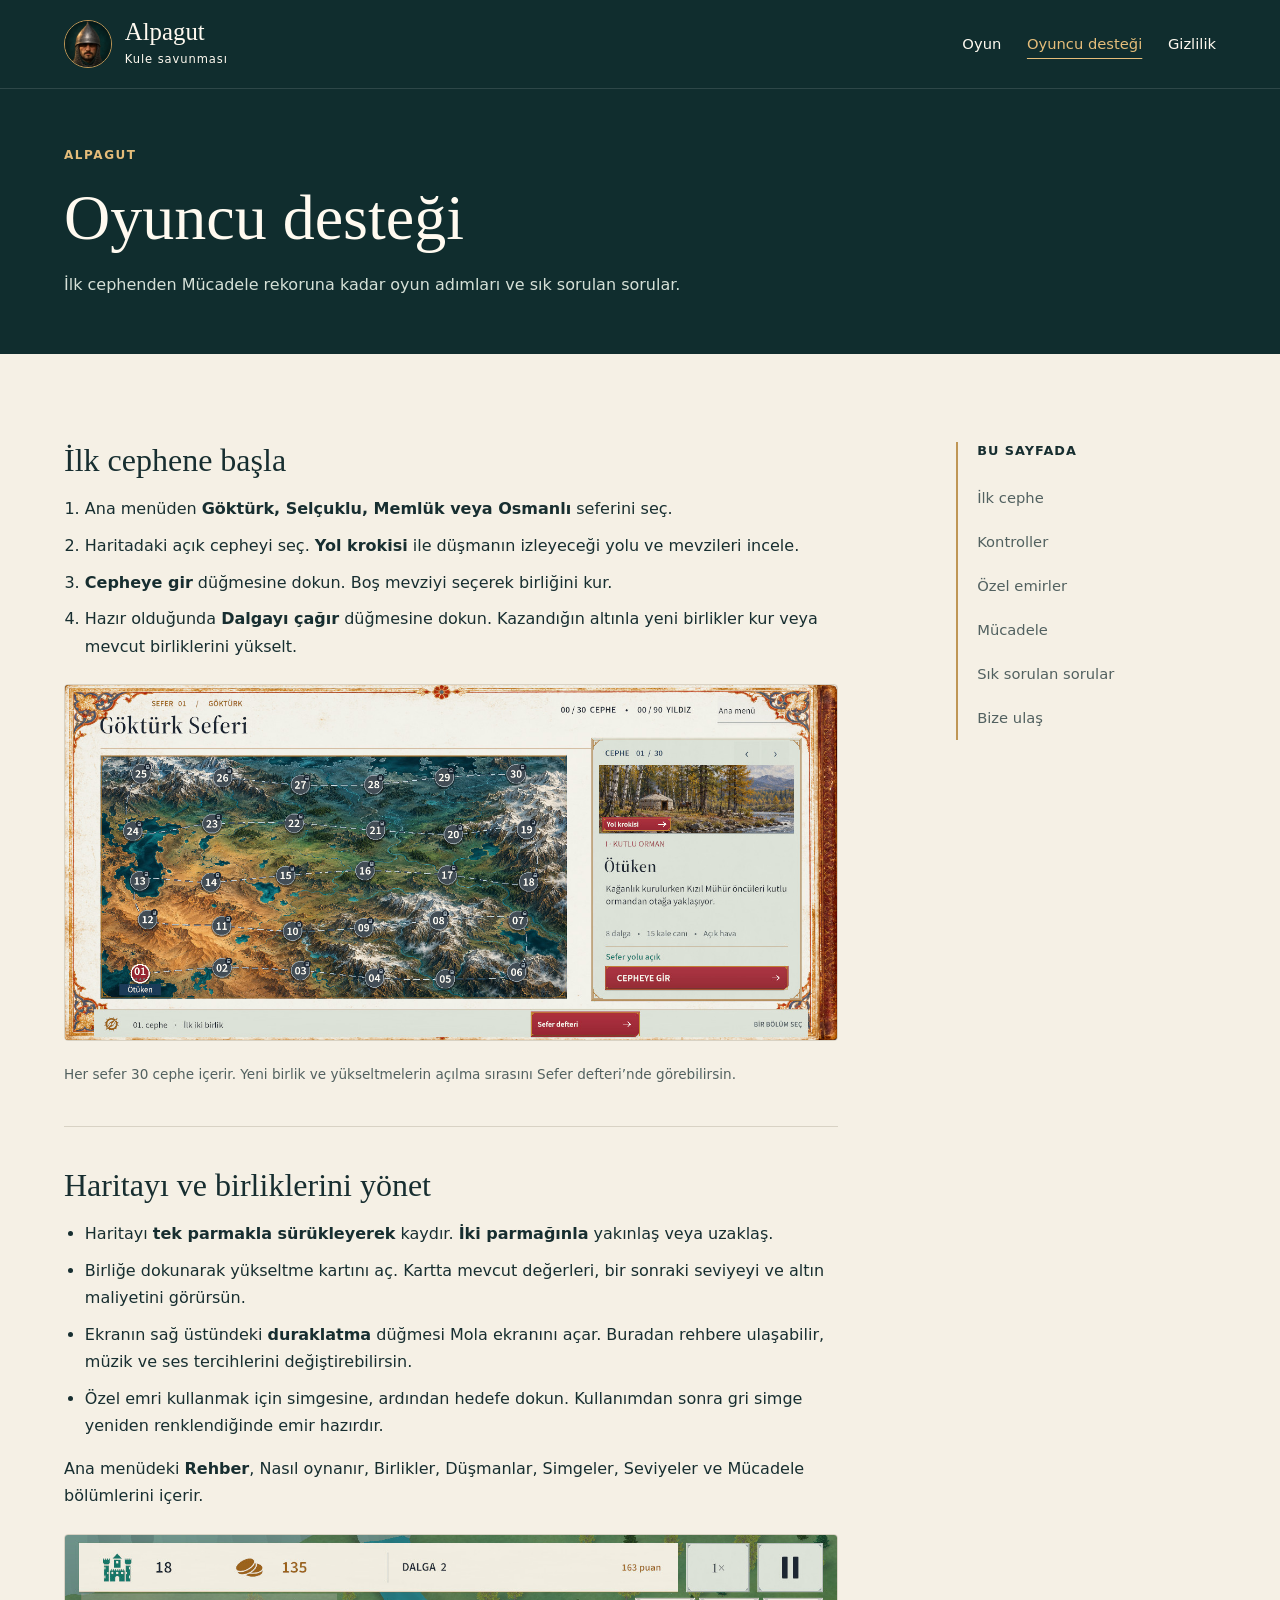
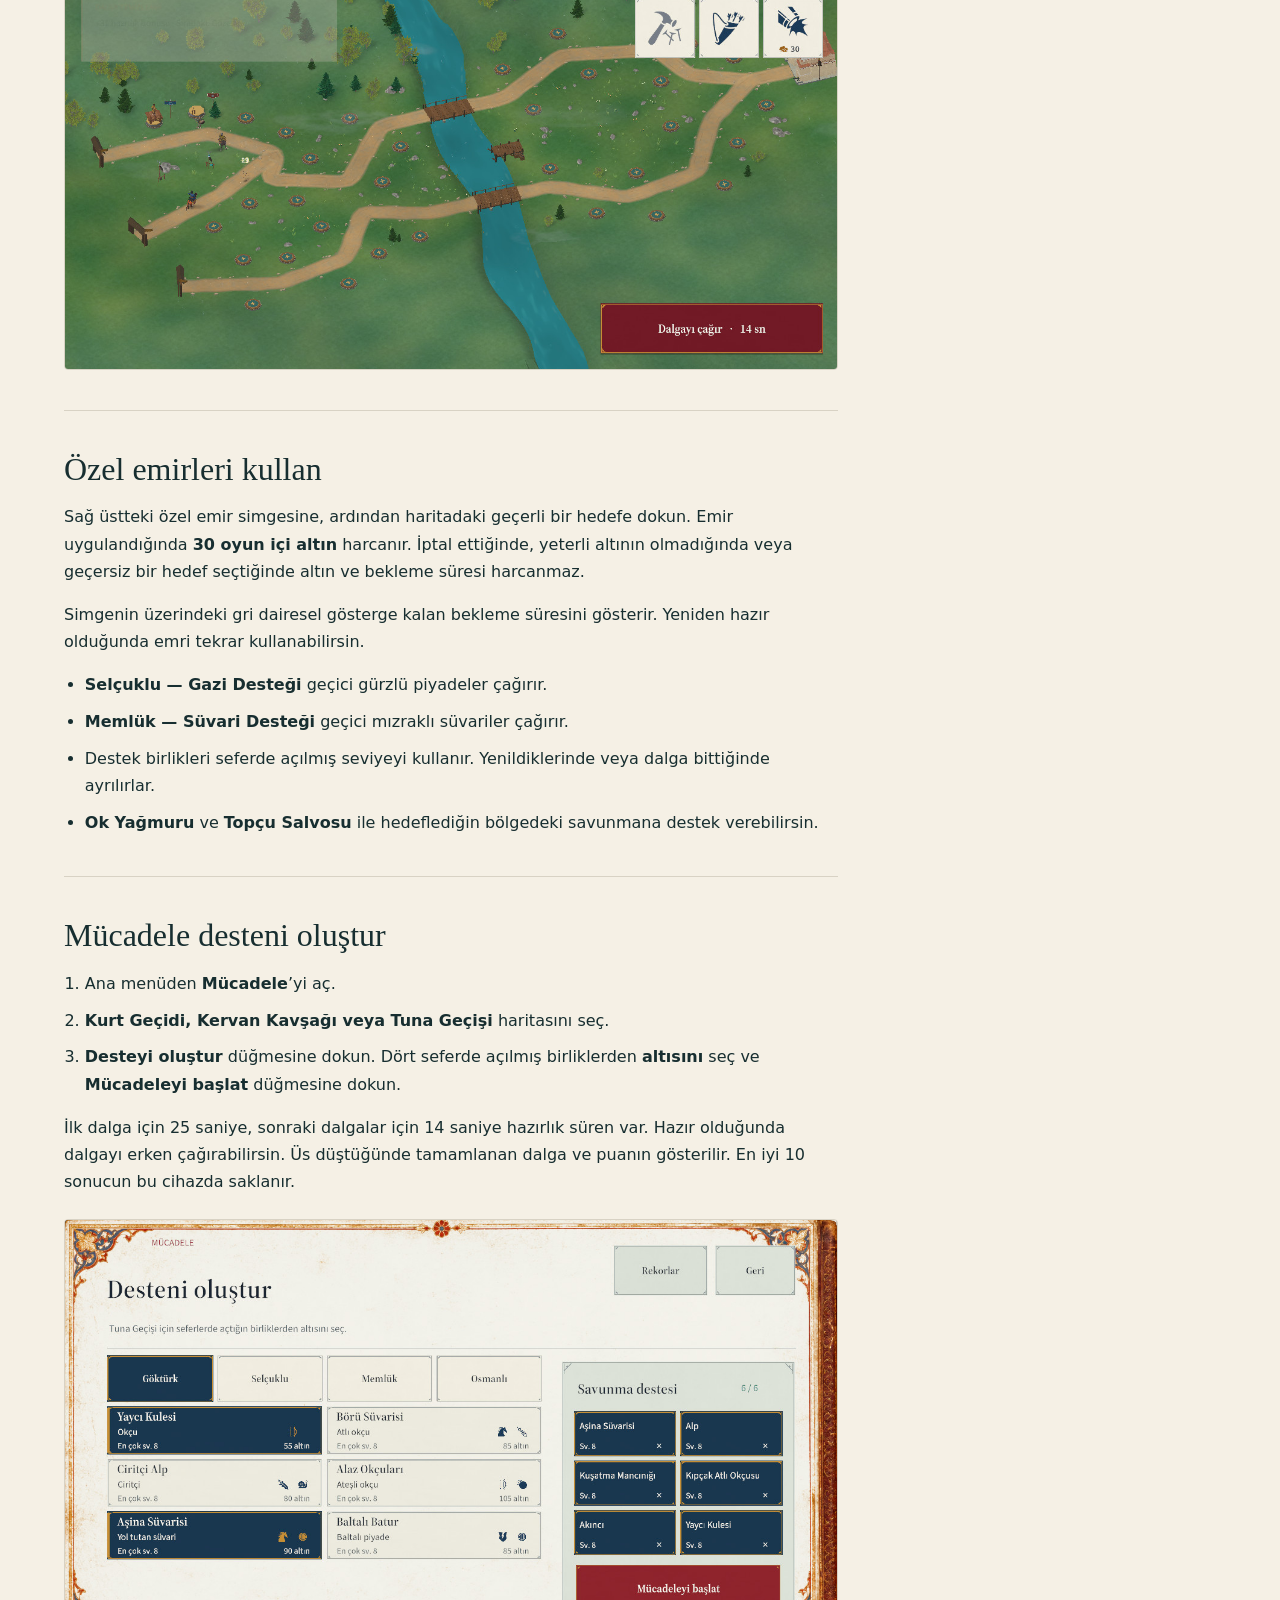
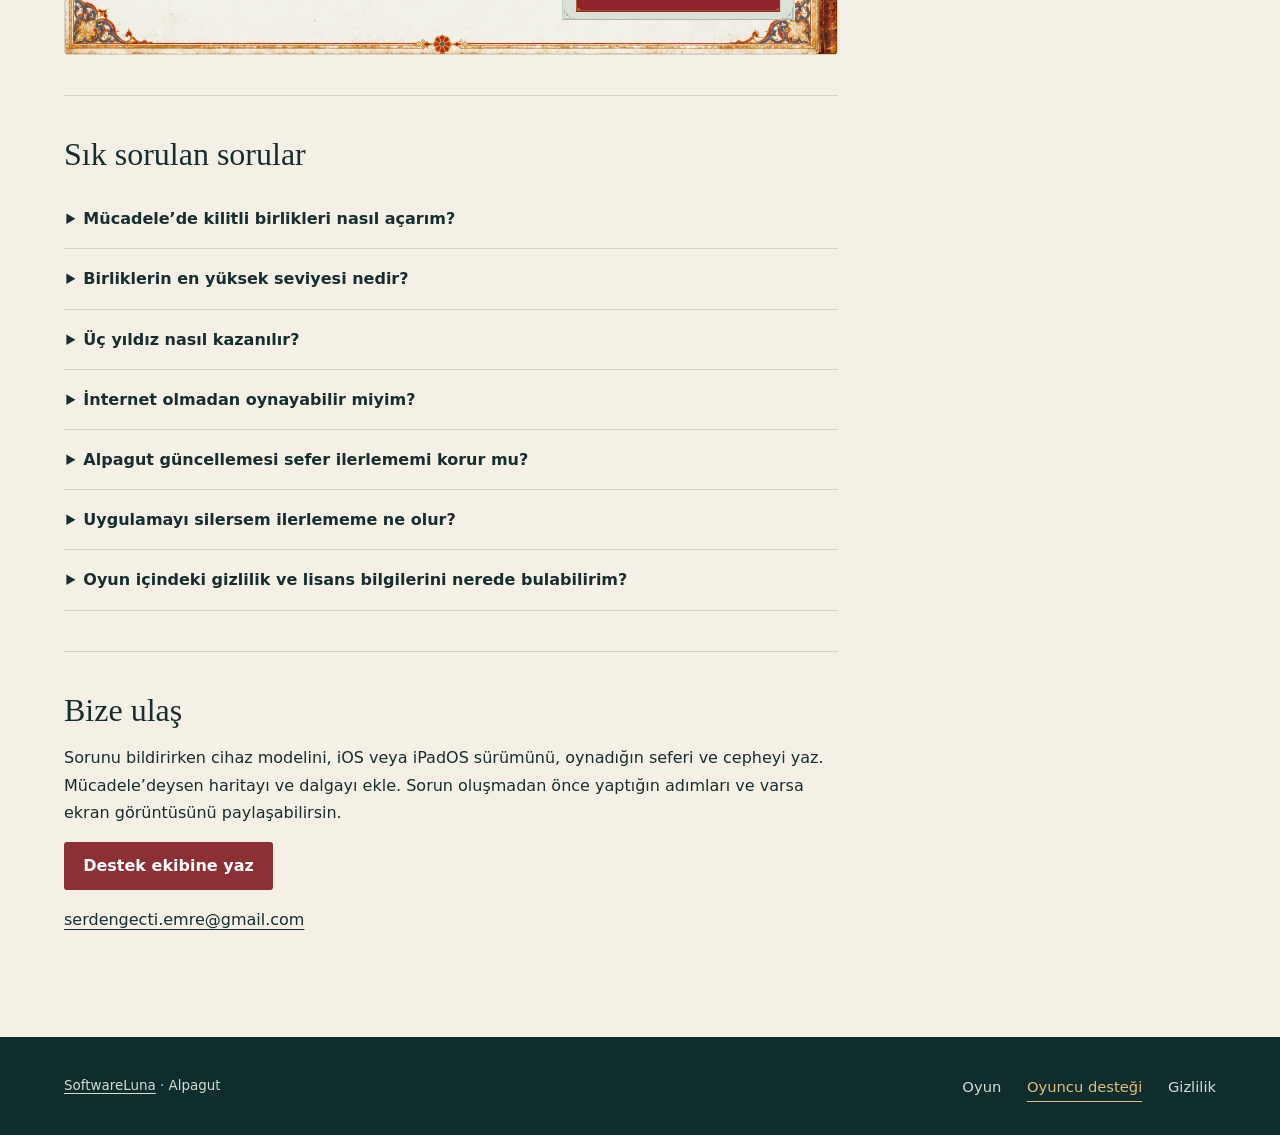
<file: alpagut/support/index.html>
<!doctype html>
<html lang="tr">
<head>
  <meta charset="utf-8">
  <meta name="viewport" content="width=device-width,initial-scale=1">
  <meta name="theme-color" content="#102d2e">
  <title>Oyuncu desteği · Alpagut</title>
  <meta name="description" content="Alpagut’ta seferlere başlama, birlik kurma, yükseltme, Mücadele destesi ve yerel kayıtlar için oyuncu rehberi.">
  <link rel="canonical" href="https://softwareluna.github.io/alpagut/support/">
  <meta property="og:url" content="https://softwareluna.github.io/alpagut/support/">
  <link rel="icon" type="image/png" href="/alpagut/assets/icon.png">
  <meta property="og:title" content="Oyuncu desteği · Alpagut">
  <meta property="og:description" content="Alpagut’ta seferlere başlama, birlik kurma, yükseltme, Mücadele destesi ve yerel kayıtlar için oyuncu rehberi.">
  <meta property="og:image" content="https://softwareluna.github.io/alpagut/assets/build12-ana-menu.jpg">
  <meta property="og:type" content="website">
  <meta property="og:locale" content="tr_TR">
  <link rel="stylesheet" href="/alpagut/assets/alpagut.css">
</head>
<body>
<a class="skip" href="#icerik">İçeriğe geç</a>
<header class="mast"><div class="wrap">
  <a class="brand" href="/alpagut/"><img src="/alpagut/assets/asker-portresi.png" width="48" height="48" alt=""><div><strong>Alpagut</strong><span>Kule savunması</span></div></a>
  <nav aria-label="Ana menü"><a href="/alpagut/">Oyun</a><a href="/alpagut/support/" aria-current="page">Oyuncu desteği</a><a href="/alpagut/privacy/">Gizlilik</a></nav>
</div></header>
<main id="icerik">

<header class="pagehead"><div class="wrap"><p class="eyebrow">Alpagut</p><h1>Oyuncu desteği</h1><p>İlk cephenden Mücadele rekoruna kadar oyun adımları ve sık sorulan sorular.</p></div></header>
<div class="wrap section reading"><article class="copy">
<section id="baslangic"><h2>İlk cephene başla</h2><ol><li>Ana menüden <strong>Göktürk, Selçuklu, Memlük veya Osmanlı</strong> seferini seç.</li><li>Haritadaki açık cepheyi seç. <strong>Yol krokisi</strong> ile düşmanın izleyeceği yolu ve mevzileri incele.</li><li><strong>Cepheye gir</strong> düğmesine dokun. Boş mevziyi seçerek birliğini kur.</li><li>Hazır olduğunda <strong>Dalgayı çağır</strong> düğmesine dokun. Kazandığın altınla yeni birlikler kur veya mevcut birliklerini yükselt.</li></ol><img class="screen" src="/alpagut/assets/build12-gokturk.jpg" width="1434" height="660" alt="Göktürk seferi ve Cepheye gir düğmesi" loading="lazy" decoding="async"><p class="note">Her sefer 30 cephe içerir. Yeni birlik ve yükseltmelerin açılma sırasını Sefer defteri’nde görebilirsin.</p></section>
<section id="kontroller"><h2>Haritayı ve birliklerini yönet</h2><ul><li>Haritayı <strong>tek parmakla sürükleyerek</strong> kaydır. <strong>İki parmağınla</strong> yakınlaş veya uzaklaş.</li><li>Birliğe dokunarak yükseltme kartını aç. Kartta mevcut değerleri, bir sonraki seviyeyi ve altın maliyetini görürsün.</li><li>Ekranın sağ üstündeki <strong>duraklatma</strong> düğmesi Mola ekranını açar. Buradan rehbere ulaşabilir, müzik ve ses tercihlerini değiştirebilirsin.</li><li>Özel emri kullanmak için simgesine, ardından hedefe dokun. Kullanımdan sonra gri simge yeniden renklendiğinde emir hazırdır.</li></ul><p>Ana menüdeki <strong>Rehber</strong>, Nasıl oynanır, Birlikler, Düşmanlar, Simgeler, Seviyeler ve Mücadele bölümlerini içerir.</p><img class="screen" src="/alpagut/assets/build12-savas.jpg" width="1280" height="720" alt="Savaş alanında dalga düğmesi, emirler ve sağ üstte duraklatma düğmesi" loading="lazy" decoding="async"></section>
<section id="emirler"><h2>Özel emirleri kullan</h2>
<p>Sağ üstteki özel emir simgesine, ardından haritadaki geçerli bir hedefe dokun. Emir uygulandığında <strong>30 oyun içi altın</strong> harcanır. İptal ettiğinde, yeterli altının olmadığında veya geçersiz bir hedef seçtiğinde altın ve bekleme süresi harcanmaz.</p>
<p>Simgenin üzerindeki gri dairesel gösterge kalan bekleme süresini gösterir. Yeniden hazır olduğunda emri tekrar kullanabilirsin.</p>
<ul><li><strong>Selçuklu — Gazi Desteği</strong> geçici gürzlü piyadeler çağırır.</li><li><strong>Memlük — Süvari Desteği</strong> geçici mızraklı süvariler çağırır.</li><li>Destek birlikleri seferde açılmış seviyeyi kullanır. Yenildiklerinde veya dalga bittiğinde ayrılırlar.</li><li><strong>Ok Yağmuru</strong> ve <strong>Topçu Salvosu</strong> ile hedeflediğin bölgedeki savunmana destek verebilirsin.</li></ul>
</section>
<section id="mucadele"><h2>Mücadele desteni oluştur</h2><ol><li>Ana menüden <strong>Mücadele</strong>’yi aç.</li><li><strong>Kurt Geçidi, Kervan Kavşağı veya Tuna Geçişi</strong> haritasını seç.</li><li><strong>Desteyi oluştur</strong> düğmesine dokun. Dört seferde açılmış birliklerden <strong>altısını</strong> seç ve <strong>Mücadeleyi başlat</strong> düğmesine dokun.</li></ol><p>İlk dalga için 25 saniye, sonraki dalgalar için 14 saniye hazırlık süren var. Hazır olduğunda dalgayı erken çağırabilirsin. Üs düştüğünde tamamlanan dalga ve puanın gösterilir. En iyi 10 sonucun bu cihazda saklanır.</p><img class="screen" src="/alpagut/assets/build12-deste.jpg" width="1280" height="720" alt="Mücadele destesinde altı seçili birlik ve Mücadeleyi başlat düğmesi" loading="lazy" decoding="async"></section>
<section id="sorular"><h2>Sık sorulan sorular</h2>
<details><summary>Mücadele’de kilitli birlikleri nasıl açarım?</summary><p>Birliğin ait olduğu seferde ilerle. Açtığın askerleri Mücadele destene ekleyebilirsin. Birliği, kendi seferinde açtığın en yüksek seviyeye kadar yükseltebilirsin.</p></details>
<details><summary>Birliklerin en yüksek seviyesi nedir?</summary><p>Birlikler 8. seviyeye kadar yükselir. Hangi seviyeleri kullanabildiğin sefer ilerlemene bağlıdır. Rehber → Seviyeler bölümünde seviye simgeleri ve gelişimleri görebilirsin.</p></details>
<details><summary>Üç yıldız nasıl kazanılır?</summary><p>Seferin son dalgasını durdurduğunda üs canın %80 veya üzerindeyse üç yıldız, %45 veya üzerindeyse iki yıldız kazanırsın.</p></details>
<details><summary>İnternet olmadan oynayabilir miyim?</summary><p>Evet. Oyun çevrimdışı çalışır. Sefer ilerlemen, oyun tercihlerin ve Mücadele rekorların cihazında saklanır.</p></details>
<details><summary>Alpagut güncellemesi sefer ilerlememi korur mu?</summary><p>Evet. Alpagut güncellemesi mevcut sefer ilerlemesini ve cihazındaki oyun kayıtlarını kullanmaya devam eder.</p></details>
<details><summary>Uygulamayı silersem ilerlememe ne olur?</summary><p>Uygulamayı cihazından sildiğinde yerel oyun kayıtları da silinir. Oyunda hesapla giriş veya geliştirici sunucusuna kaydedilen bir ilerleme sistemi bulunmaz. Apple yedeklemeleri cihazının ayarlarına bağlıdır.</p></details>
<details><summary>Oyun içindeki gizlilik ve lisans bilgilerini nerede bulabilirim?</summary><p>Ana menüdeki Bilgi bölümünü aç. Gizlilik politikası ve kullanılan eserlerin lisanslarına buradan ulaşabilirsin.</p></details>
</section>
<section id="iletisim"><h2>Bize ulaş</h2><p>Sorunu bildirirken cihaz modelini, iOS veya iPadOS sürümünü, oynadığın seferi ve cepheyi yaz. Mücadele’deysen haritayı ve dalgayı ekle. Sorun oluşmadan önce yaptığın adımları ve varsa ekran görüntüsünü paylaşabilirsin.</p><p><a class="button" href="mailto:serdengecti.emre@gmail.com?subject=Alpagut%20-%20Destek">Destek ekibine yaz</a></p><p><a class="contact-address" href="mailto:serdengecti.emre@gmail.com">serdengecti.emre@gmail.com</a></p></section>
</article><aside class="aside"><h2>Bu sayfada</h2><nav aria-label="Sayfa içeriği"><a href="#baslangic">İlk cephe</a><a href="#kontroller">Kontroller</a><a href="#emirler">Özel emirler</a><a href="#mucadele">Mücadele</a><a href="#sorular">Sık sorulan sorular</a><a href="#iletisim">Bize ulaş</a></nav></aside></div>

</main>
<footer class="foot"><div class="wrap"><p><a href="/">SoftwareLuna</a> · Alpagut</p><nav aria-label="Alt menü"><a href="/alpagut/">Oyun</a><a href="/alpagut/support/" aria-current="page">Oyuncu desteği</a><a href="/alpagut/privacy/">Gizlilik</a></nav></div></footer>
</body>
</html>
</file>
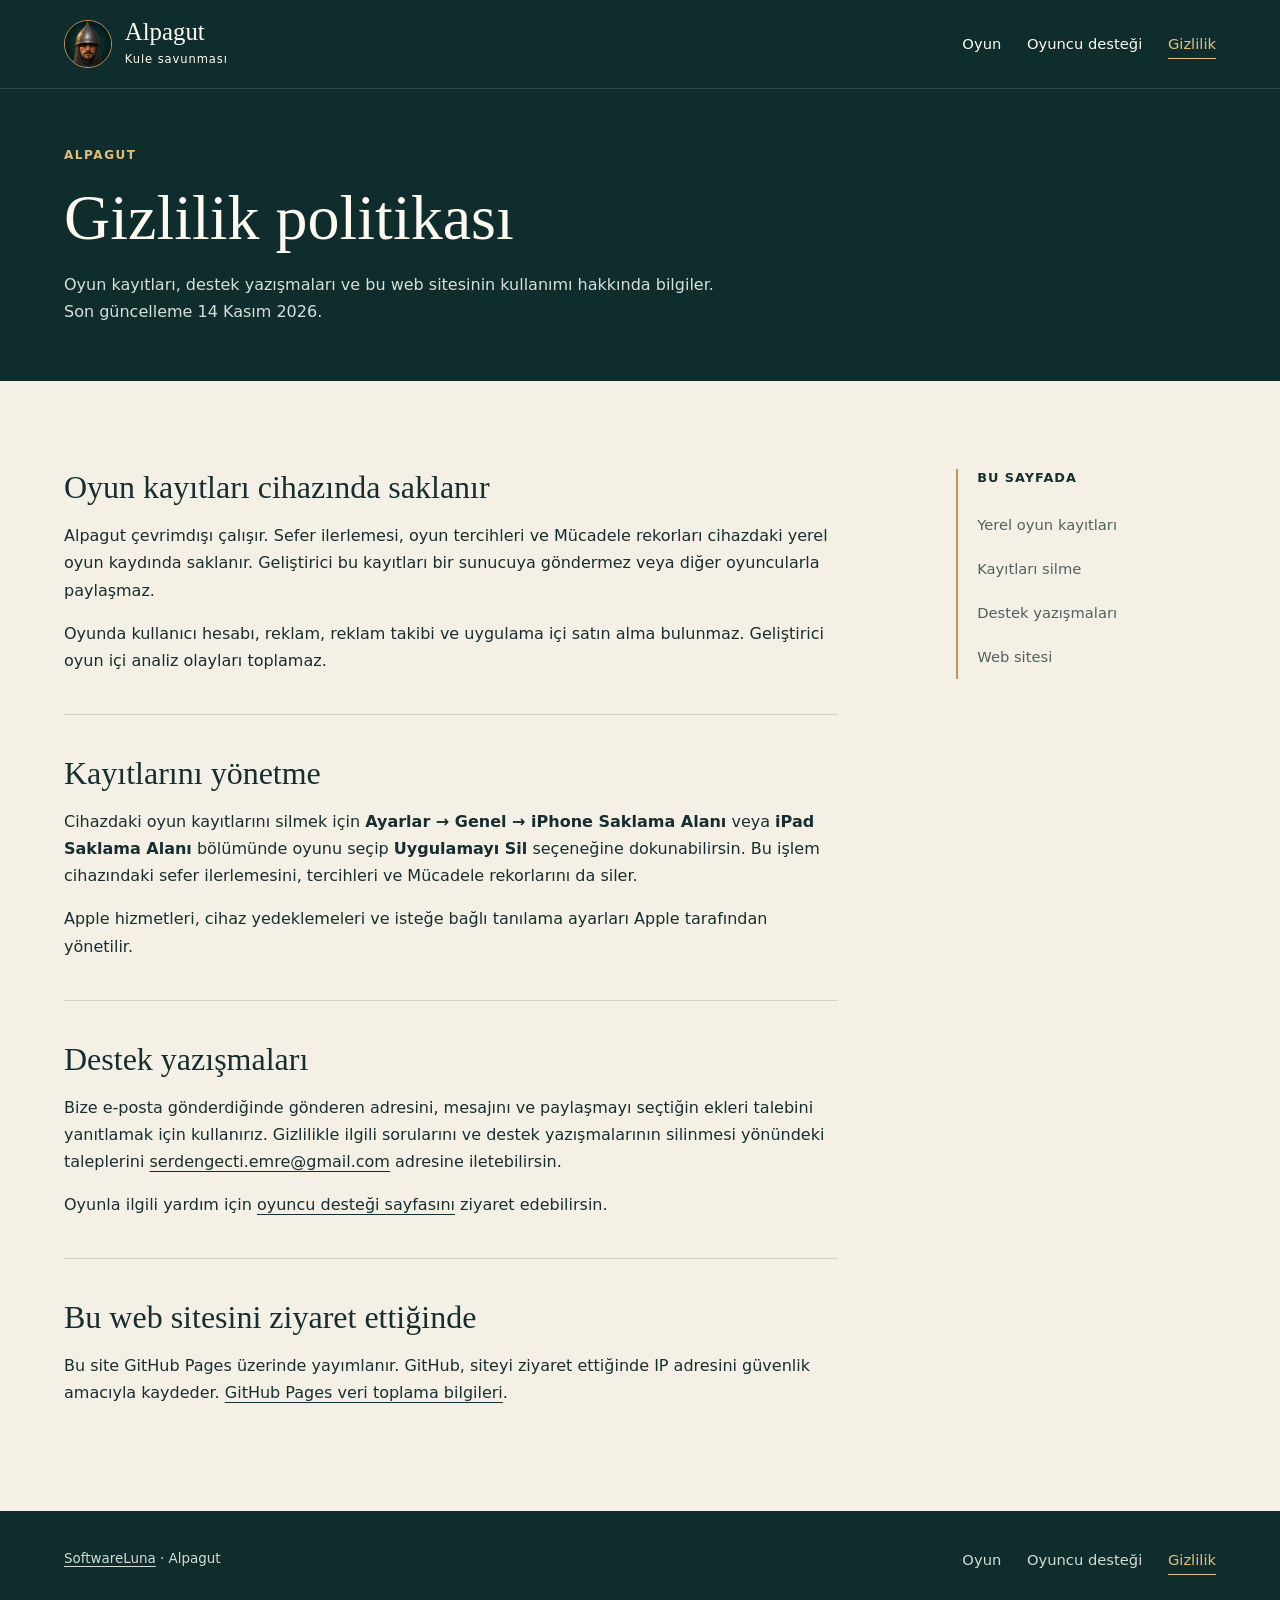
<file: boru-yurt-savunmasi/privacy/index.html>
<!doctype html>
<html lang="tr">
<head>
  <meta charset="utf-8">
  <meta name="viewport" content="width=device-width,initial-scale=1">
  <title>Gizlilik politikası · Alpagut</title>
  <meta name="robots" content="noindex,follow">
  <link rel="canonical" href="https://softwareluna.github.io/alpagut/privacy/">
  <link rel="icon" href="/alpagut/assets/icon.png" type="image/png">
  <link rel="stylesheet" href="/alpagut/assets/alpagut.css">
  <meta http-equiv="refresh" content="0; url=https://softwareluna.github.io/alpagut/privacy/">
  <script>location.replace("/alpagut/privacy/" + location.search + location.hash);</script>
</head>
<body><main class="wrap section"><p class="eyebrow">Alpagut</p><h1>Yeni adresimiz</h1><p>Bu sayfa Alpagut’un yeni adresine taşındı. Otomatik yönlendirme başlamazsa aşağıdaki bağlantıyı kullanabilirsin.</p><p><a class="button" href="https://softwareluna.github.io/alpagut/privacy/">Alpagut · Gizlilik politikası</a></p></main></body>
</html>
</file>
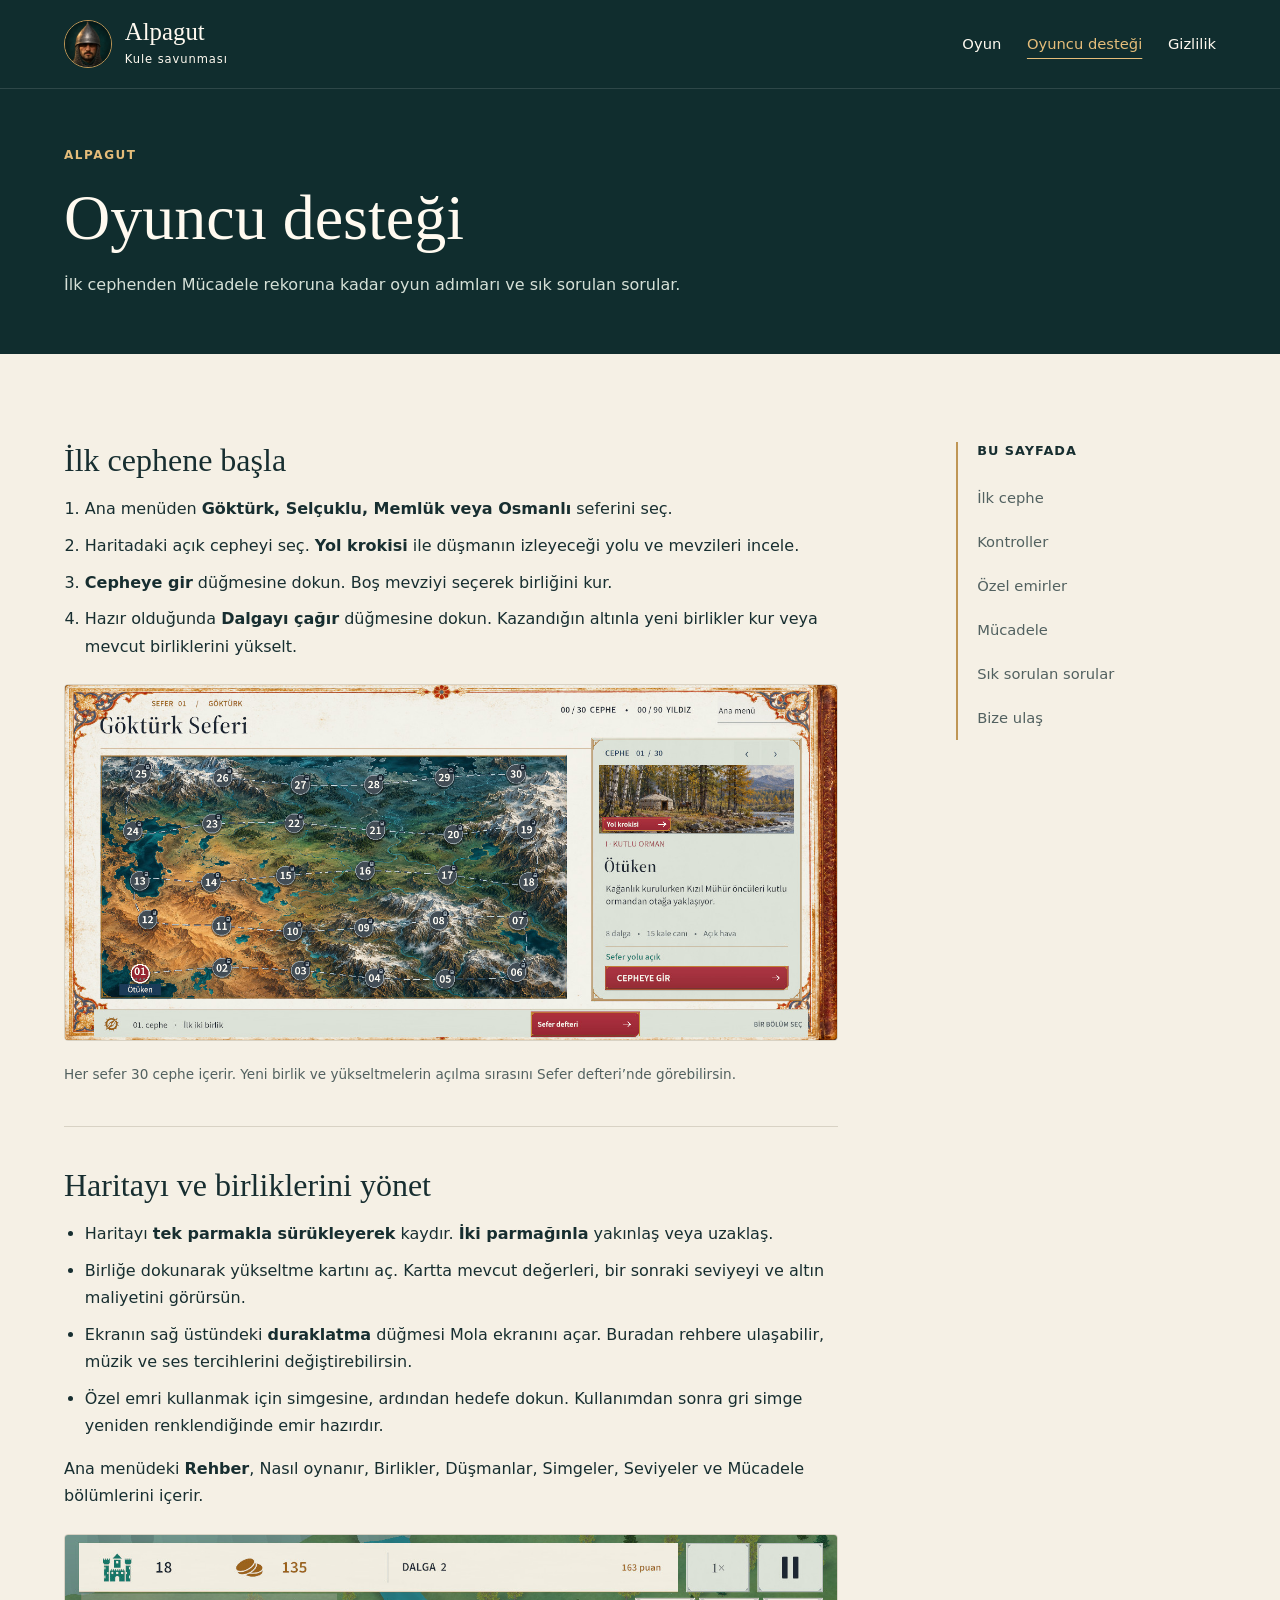
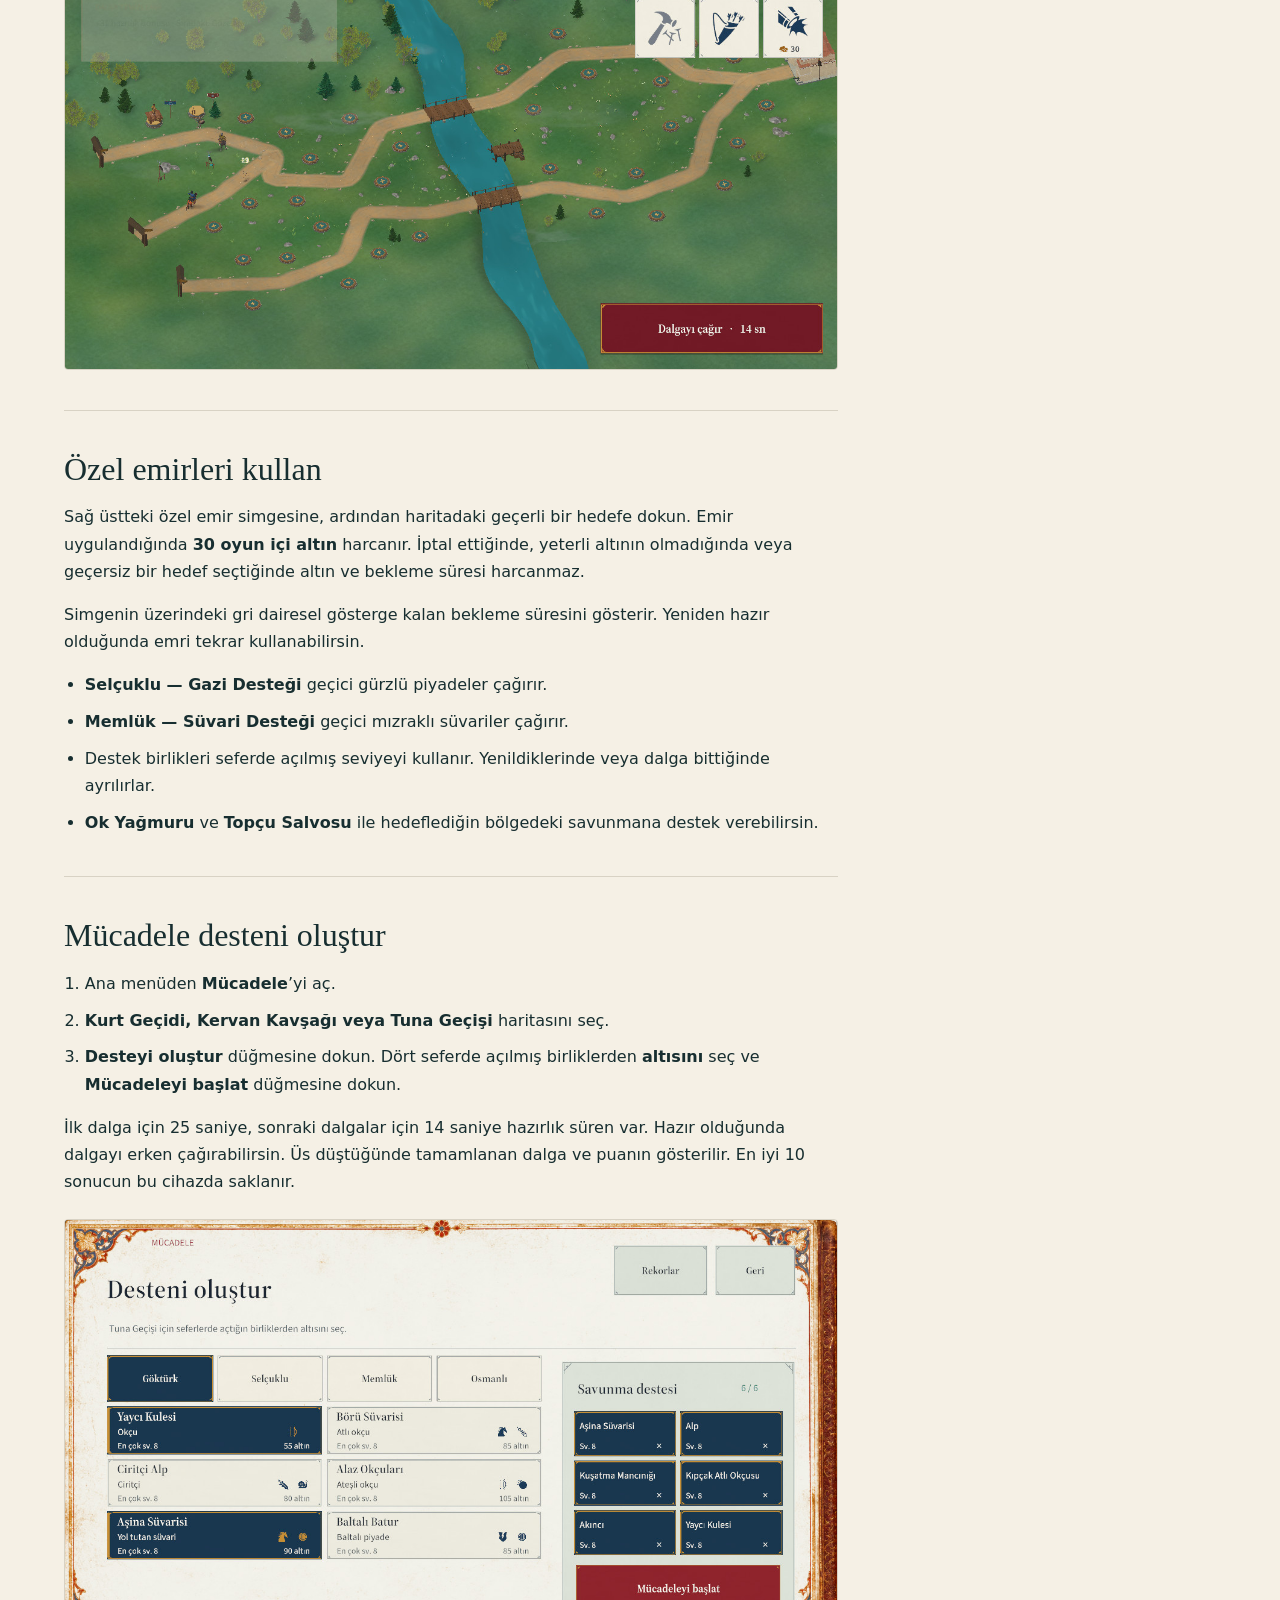
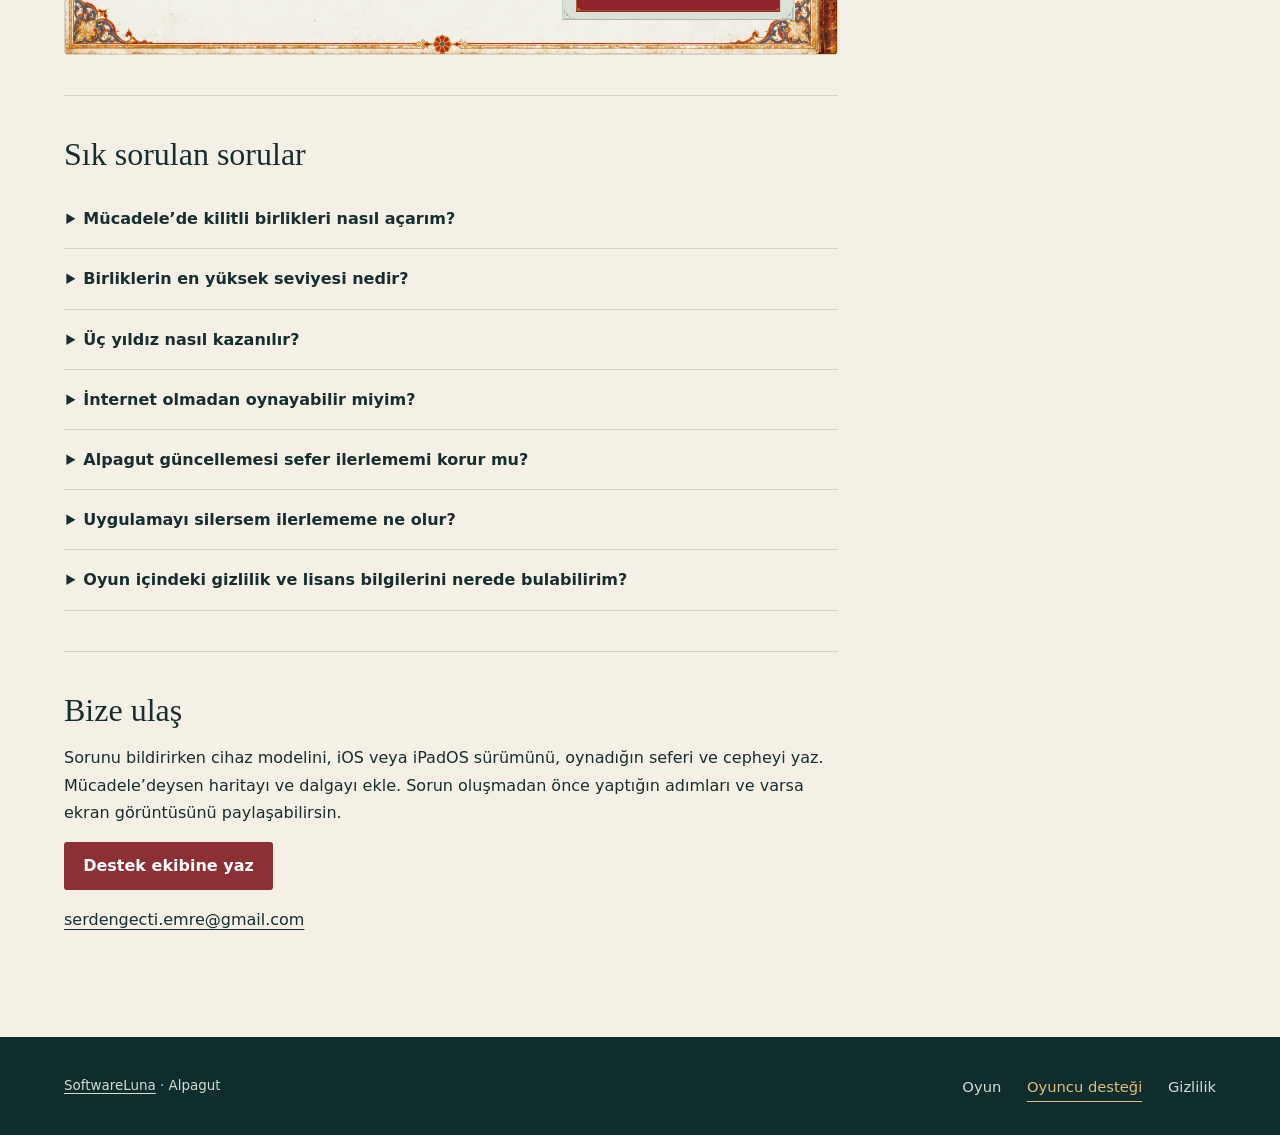
<file: boru-yurt-savunmasi/support/index.html>
<!doctype html>
<html lang="tr">
<head>
  <meta charset="utf-8">
  <meta name="viewport" content="width=device-width,initial-scale=1">
  <title>Oyuncu desteği · Alpagut</title>
  <meta name="robots" content="noindex,follow">
  <link rel="canonical" href="https://softwareluna.github.io/alpagut/support/">
  <link rel="icon" href="/alpagut/assets/icon.png" type="image/png">
  <link rel="stylesheet" href="/alpagut/assets/alpagut.css">
  <meta http-equiv="refresh" content="0; url=https://softwareluna.github.io/alpagut/support/">
  <script>location.replace("/alpagut/support/" + location.search + location.hash);</script>
</head>
<body><main class="wrap section"><p class="eyebrow">Alpagut</p><h1>Yeni adresimiz</h1><p>Bu sayfa Alpagut’un yeni adresine taşındı. Otomatik yönlendirme başlamazsa aşağıdaki bağlantıyı kullanabilirsin.</p><p><a class="button" href="https://softwareluna.github.io/alpagut/support/">Alpagut · Oyuncu desteği</a></p></main></body>
</html>
</file>
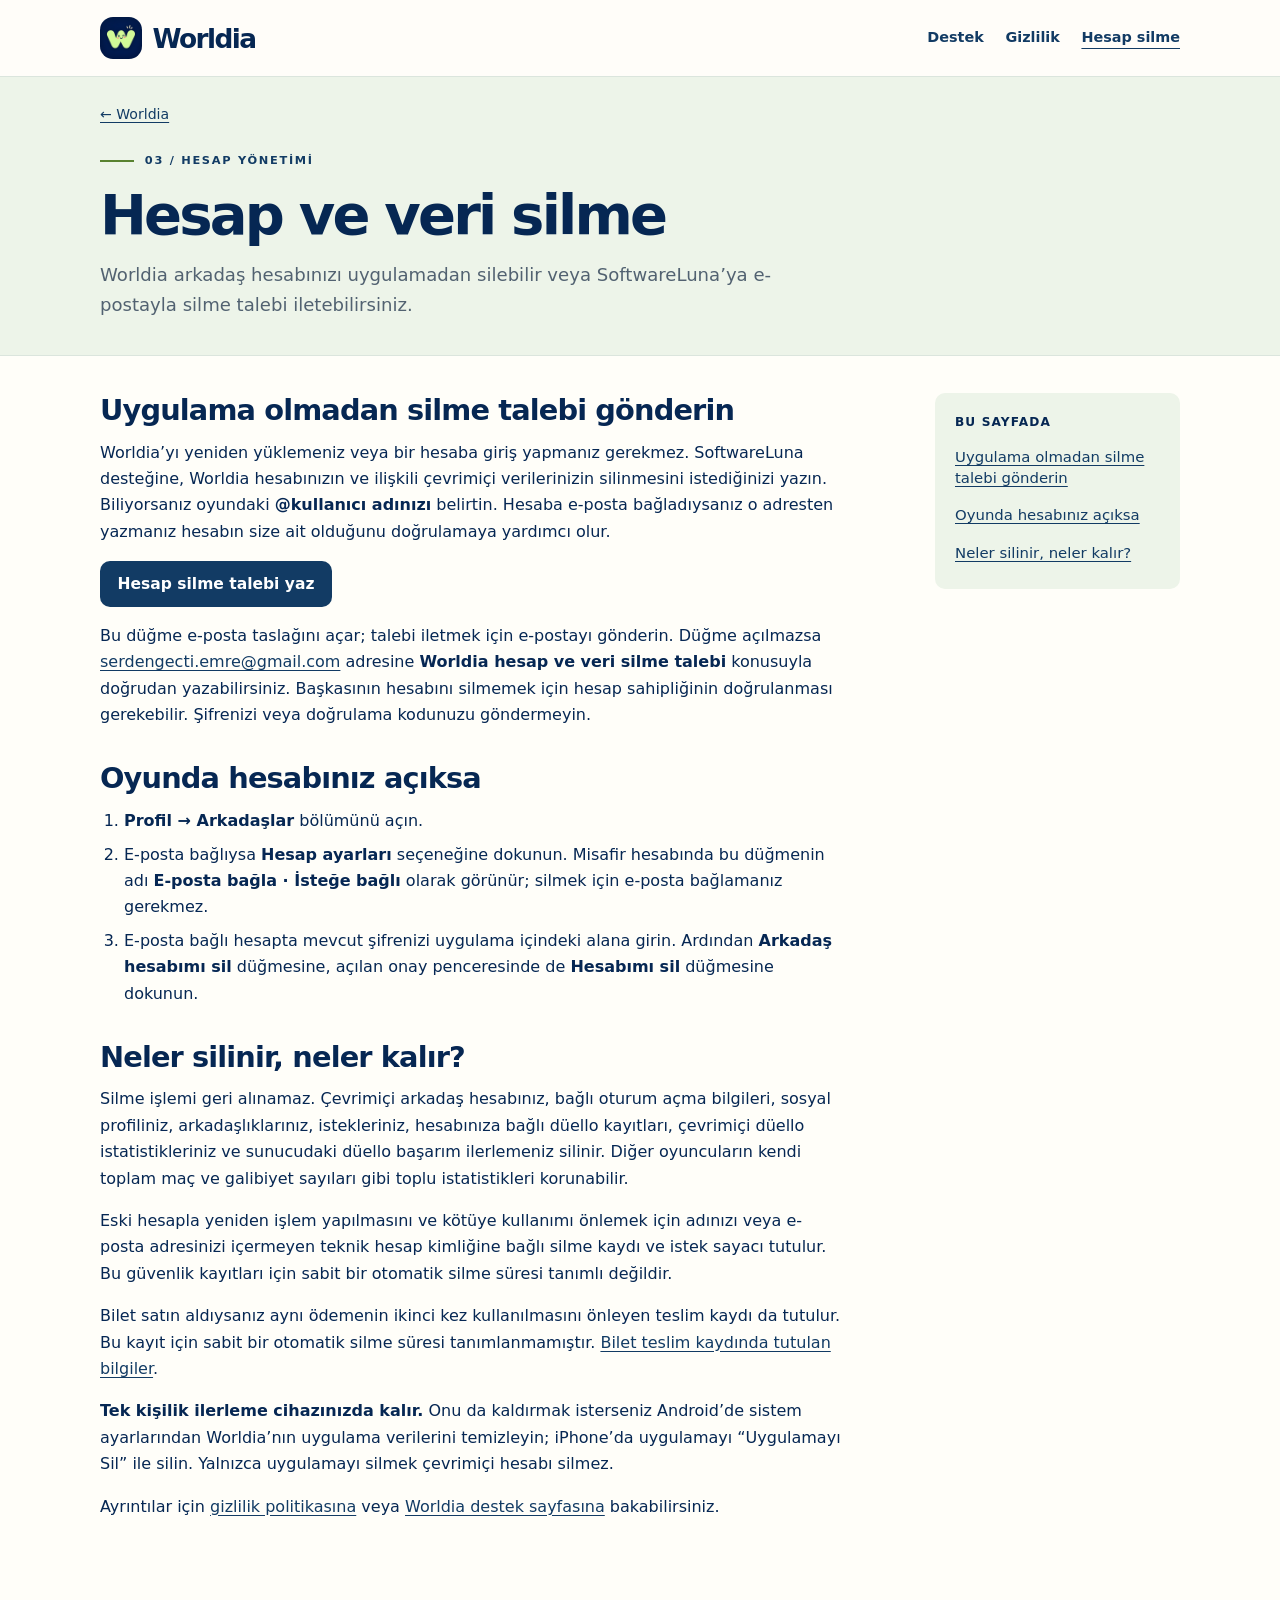
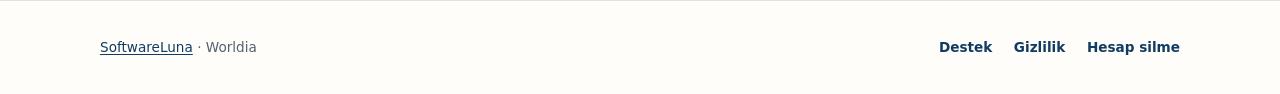
<file: worldia/delete-account/index.html>
<!doctype html>
<html lang="tr"><head><meta charset="utf-8"><meta name="viewport" content="width=device-width,initial-scale=1"><meta name="theme-color" content="#062753">
<title>Hesap ve veri silme · SoftwareLuna</title><meta name="description" content="Worldia arkadaş hesabınızı uygulamadan silebilir veya SoftwareLuna’ya e-postayla silme talebi iletebilirsiniz."><link rel="canonical" href="https://softwareluna.github.io/worldia/delete-account/"><link rel="icon" type="image/png" href="../assets/worldia.png?v=17"><link rel="stylesheet" href="../assets/guide.css"><link rel="stylesheet" href="../assets/worldia.css?v=17"></head>
<body class="worldia-site"><a class="skip" href="#icerik">İçeriğe geç</a><header class="mast"><div class="wrap"><a class="brand" href="../"><img src="../assets/worldia.png?v=17" width="37" height="37" alt="">Worldia</a><nav aria-label="Ana menü"><a href="../support/">Destek</a><a href="../privacy/">Gizlilik</a><a href="../delete-account/" aria-current="page">Hesap silme</a></nav></div></header>
<main id="icerik"><header class="pagehead"><div class="wrap"><a class="crumb" href="../">← Worldia</a><p class="eyebrow">03 / HESAP YÖNETİMİ</p><h1>Hesap ve veri silme</h1><p class="intro">Worldia arkadaş hesabınızı uygulamadan silebilir veya SoftwareLuna’ya e-postayla silme talebi iletebilirsiniz.</p></div></header><div class="wrap layout"><article class="copy" aria-label="Hesap ve veri silme"><section aria-labelledby="webden-silme">
  <h2 id="webden-silme">Uygulama olmadan silme talebi gönderin</h2>
  <p>Worldia’yı yeniden yüklemeniz veya bir hesaba giriş yapmanız gerekmez. SoftwareLuna desteğine, Worldia hesabınızın ve ilişkili çevrimiçi verilerinizin silinmesini istediğinizi yazın. Biliyorsanız oyundaki <strong>@kullanıcı adınızı</strong> belirtin. Hesaba e-posta bağladıysanız o adresten yazmanız hesabın size ait olduğunu doğrulamaya yardımcı olur.</p>
  <p><a class="button" href="mailto:serdengecti.emre@gmail.com?subject=Worldia%20hesap%20ve%20veri%20silme%20talebi&amp;body=Worldia%20hesab%C4%B1m%C4%B1n%20ve%20ili%C5%9Fkili%20%C3%A7evrimi%C3%A7i%20verilerimin%20silinmesini%20istiyorum.%0D%0AWorldia%20kullan%C4%B1c%C4%B1%20ad%C4%B1m%20%28biliyorsam%29%3A%20">Hesap silme talebi yaz</a></p>
  <p>Bu düğme e-posta taslağını açar; talebi iletmek için e-postayı gönderin. Düğme açılmazsa <a href="mailto:serdengecti.emre@gmail.com">serdengecti.emre@gmail.com</a> adresine <strong>Worldia hesap ve veri silme talebi</strong> konusuyla doğrudan yazabilirsiniz. Başkasının hesabını silmemek için hesap sahipliğinin doğrulanması gerekebilir. Şifrenizi veya doğrulama kodunuzu göndermeyin.</p>
</section>
<section aria-labelledby="oyundan-silme">
  <h2 id="oyundan-silme">Oyunda hesabınız açıksa</h2>
  <ol>
    <li><strong>Profil → Arkadaşlar</strong> bölümünü açın.</li>
    <li>E-posta bağlıysa <strong>Hesap ayarları</strong> seçeneğine dokunun. Misafir hesabında bu düğmenin adı <strong>E-posta bağla · İsteğe bağlı</strong> olarak görünür; silmek için e-posta bağlamanız gerekmez.</li>
    <li>E-posta bağlı hesapta mevcut şifrenizi uygulama içindeki alana girin. Ardından <strong>Arkadaş hesabımı sil</strong> düğmesine, açılan onay penceresinde de <strong>Hesabımı sil</strong> düğmesine dokunun.</li>
  </ol>
</section>
<section aria-labelledby="silinen-bilgiler">
  <h2 id="silinen-bilgiler">Neler silinir, neler kalır?</h2>
  <p>Silme işlemi geri alınamaz. Çevrimiçi arkadaş hesabınız, bağlı oturum açma bilgileri, sosyal profiliniz, arkadaşlıklarınız, istekleriniz, hesabınıza bağlı düello kayıtları, çevrimiçi düello istatistikleriniz ve sunucudaki düello başarım ilerlemeniz silinir. Diğer oyuncuların kendi toplam maç ve galibiyet sayıları gibi toplu istatistikleri korunabilir.</p>
  <p>Eski hesapla yeniden işlem yapılmasını ve kötüye kullanımı önlemek için adınızı veya e-posta adresinizi içermeyen teknik hesap kimliğine bağlı silme kaydı ve istek sayacı tutulur. Bu güvenlik kayıtları için sabit bir otomatik silme süresi tanımlı değildir.</p>
  <p>Bilet satın aldıysanız aynı ödemenin ikinci kez kullanılmasını önleyen teslim kaydı da tutulur. Bu kayıt için sabit bir otomatik silme süresi tanımlanmamıştır. <a href="../privacy/#biletler">Bilet teslim kaydında tutulan bilgiler</a>.</p>
  <p><strong>Tek kişilik ilerleme cihazınızda kalır.</strong> Onu da kaldırmak isterseniz Android’de sistem ayarlarından Worldia’nın uygulama verilerini temizleyin; iPhone’da uygulamayı “Uygulamayı Sil” ile silin. Yalnızca uygulamayı silmek çevrimiçi hesabı silmez.</p>
  <p>Ayrıntılar için <a href="../privacy/">gizlilik politikasına</a> veya <a href="../support/">Worldia destek sayfasına</a> bakabilirsiniz.</p>
</section>
</article><aside class="aside"><h2>Bu sayfada</h2><nav aria-label="Sayfa içeriği"><a href="#webden-silme">Uygulama olmadan silme talebi gönderin</a><a href="#oyundan-silme">Oyunda hesabınız açıksa</a><a href="#silinen-bilgiler">Neler silinir, neler kalır?</a></nav></aside></div></main>
<footer class="foot"><div class="wrap"><p><a href="/">SoftwareLuna</a> · Worldia</p><nav aria-label="Alt menü"><a href="../support/">Destek</a><a href="../privacy/">Gizlilik</a><a href="../delete-account/" aria-current="page">Hesap silme</a></nav></div></footer></body></html>
</file>
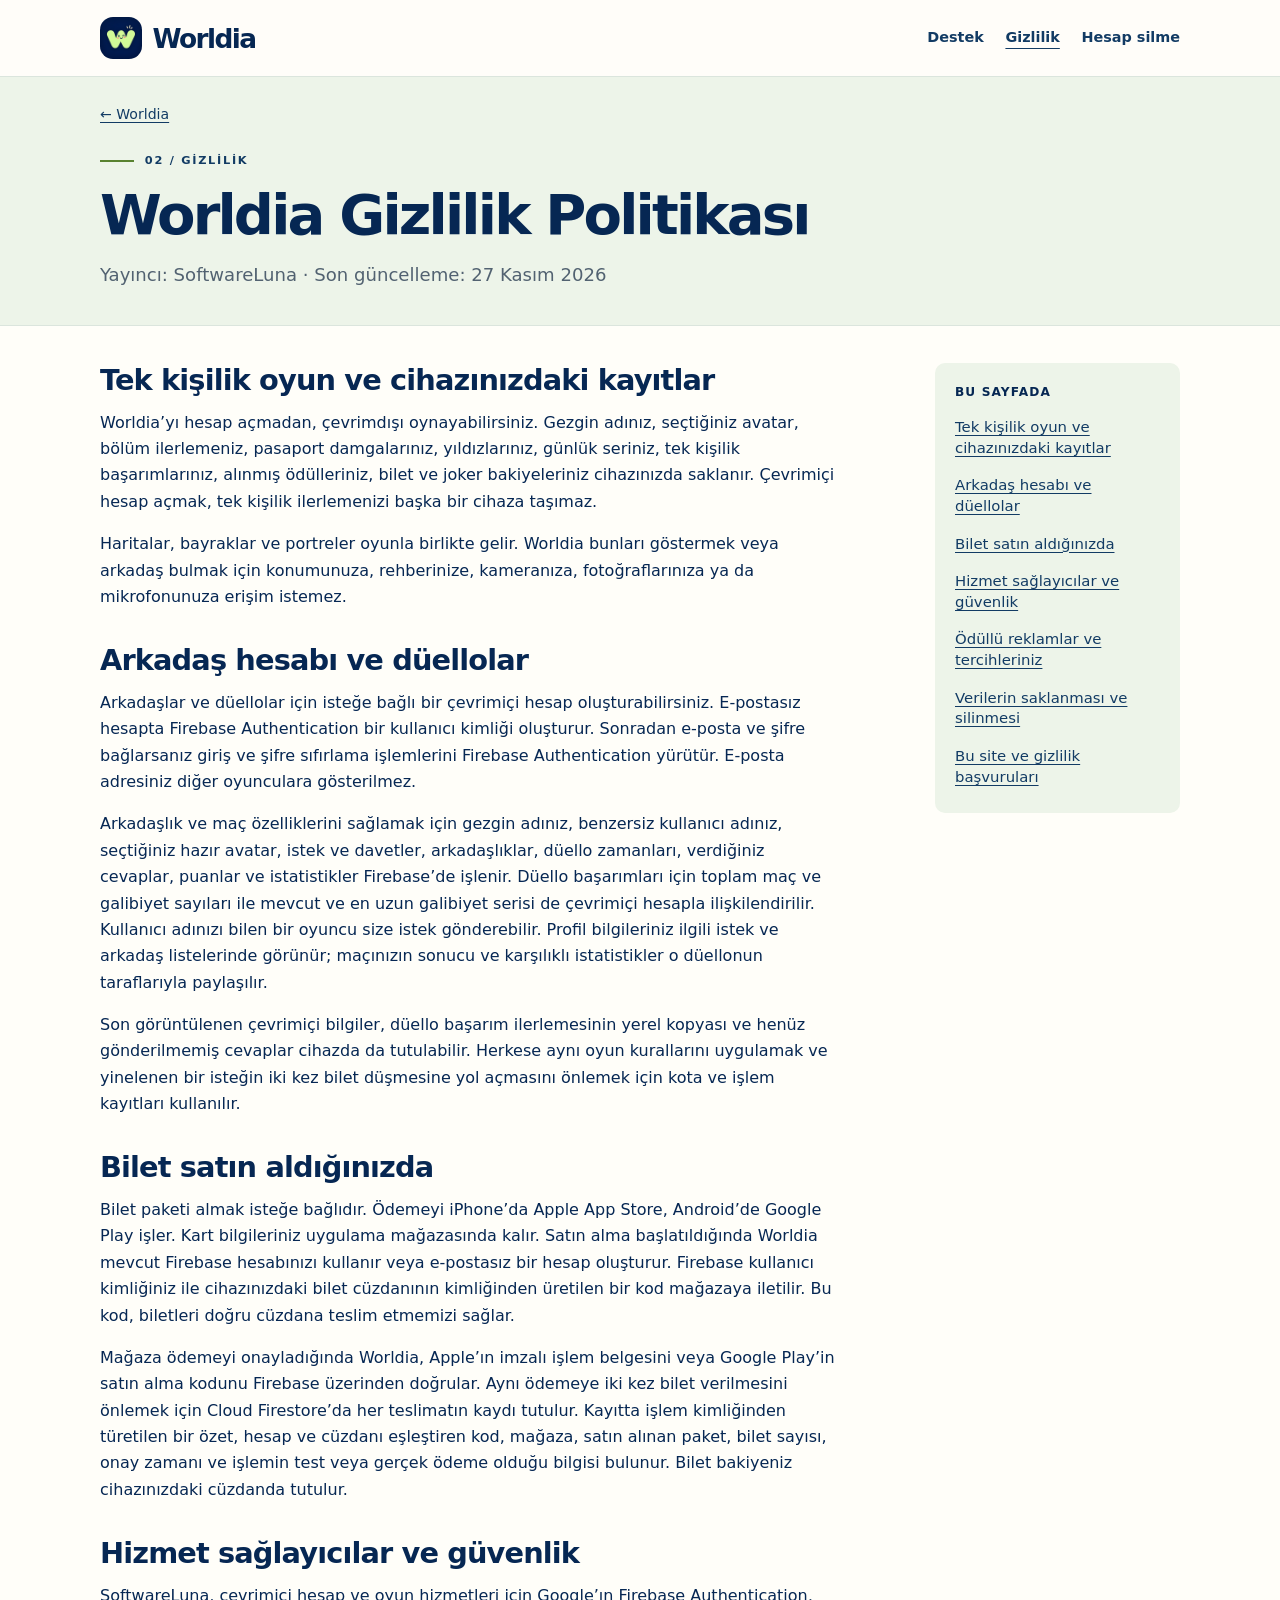
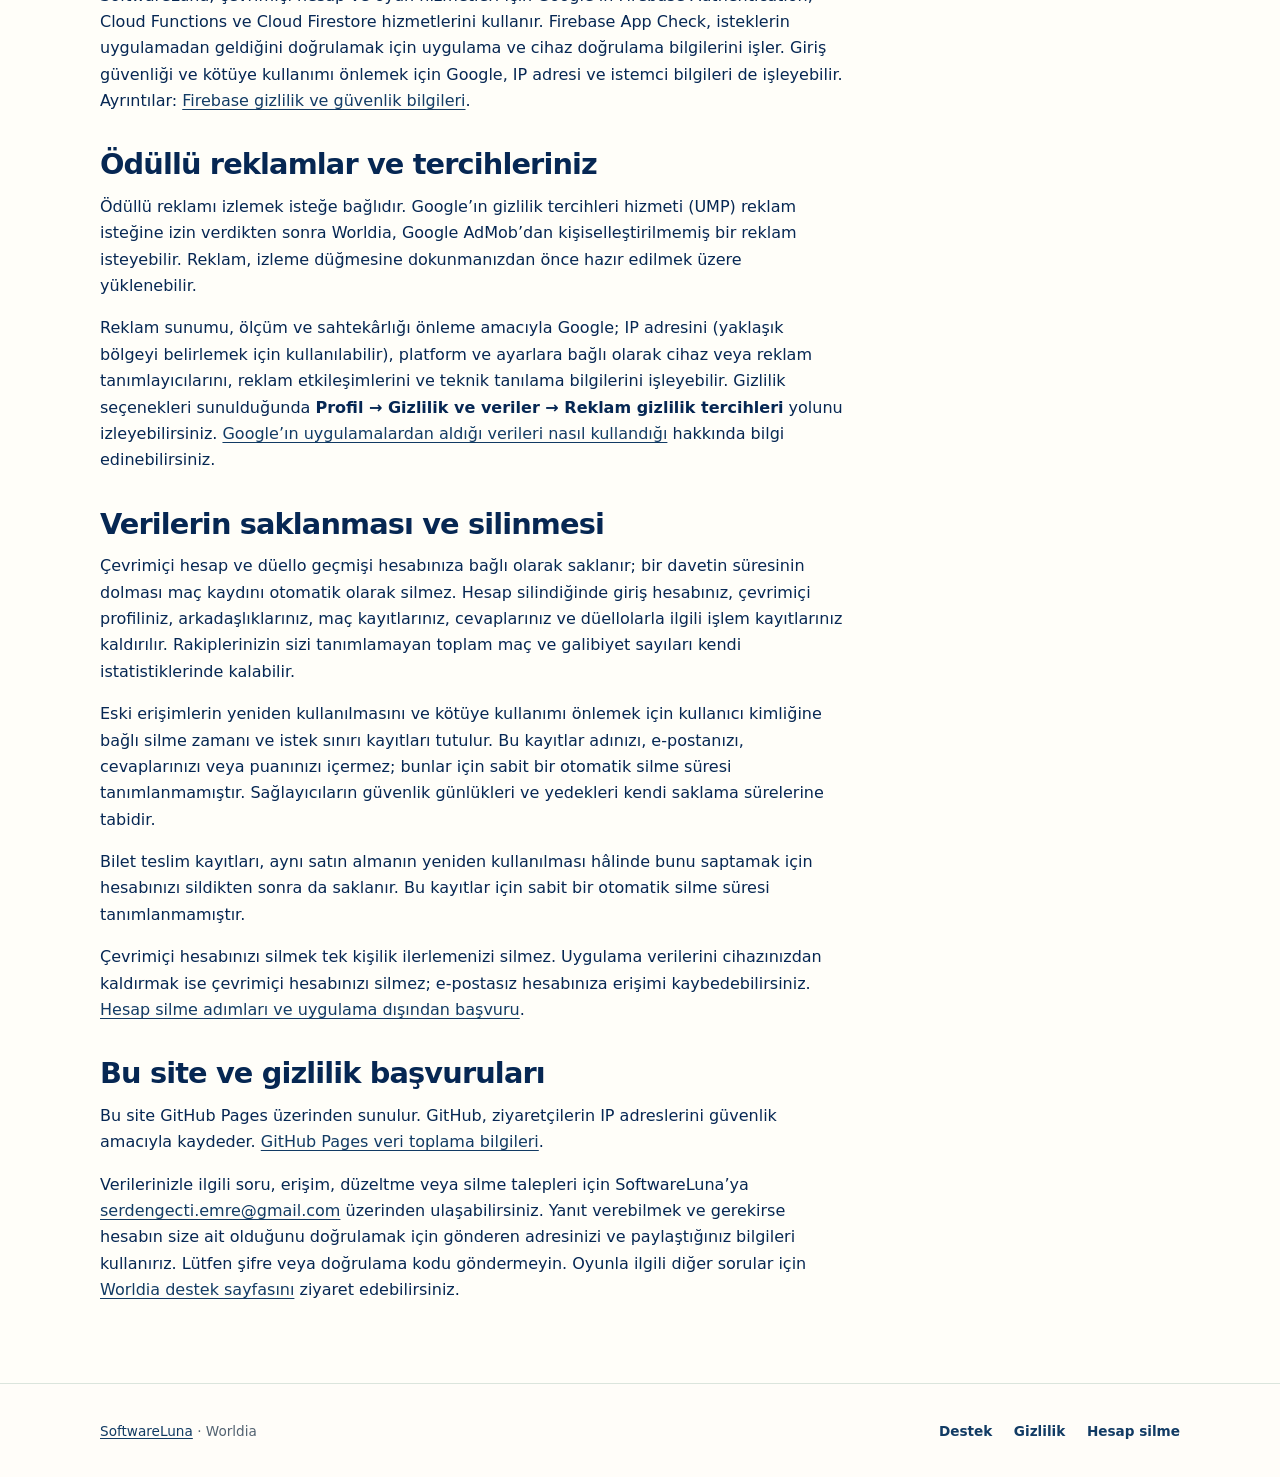
<file: worldia/privacy/index.html>
<!doctype html>
<html lang="tr"><head><meta charset="utf-8"><meta name="viewport" content="width=device-width,initial-scale=1"><meta name="theme-color" content="#062753">
<title>Worldia Gizlilik Politikası · SoftwareLuna</title><meta name="description" content="Yayıncı: SoftwareLuna · Son güncelleme: 27 Kasım 2026"><link rel="canonical" href="https://softwareluna.github.io/worldia/privacy/"><link rel="icon" type="image/png" href="../assets/worldia.png?v=17"><link rel="stylesheet" href="../assets/guide.css"><link rel="stylesheet" href="../assets/worldia.css?v=17"></head>
<body class="worldia-site"><a class="skip" href="#icerik">İçeriğe geç</a><header class="mast"><div class="wrap"><a class="brand" href="../"><img src="../assets/worldia.png?v=17" width="37" height="37" alt="">Worldia</a><nav aria-label="Ana menü"><a href="../support/">Destek</a><a href="../privacy/" aria-current="page">Gizlilik</a><a href="../delete-account/">Hesap silme</a></nav></div></header>
<main id="icerik"><header class="pagehead"><div class="wrap"><a class="crumb" href="../">← Worldia</a><p class="eyebrow">02 / GİZLİLİK</p><h1>Worldia Gizlilik Politikası</h1><p class="intro">Yayıncı: SoftwareLuna · Son güncelleme: 27 Kasım 2026</p></div></header><div class="wrap layout"><article class="copy" aria-label="Worldia Gizlilik Politikası"><section aria-labelledby="cihaz">
  <h2 id="cihaz">Tek kişilik oyun ve cihazınızdaki kayıtlar</h2>
  <p>Worldia’yı hesap açmadan, çevrimdışı oynayabilirsiniz. Gezgin adınız, seçtiğiniz avatar, bölüm ilerlemeniz, pasaport damgalarınız, yıldızlarınız, günlük seriniz, tek kişilik başarımlarınız, alınmış ödülleriniz, bilet ve joker bakiyeleriniz cihazınızda saklanır. Çevrimiçi hesap açmak, tek kişilik ilerlemenizi başka bir cihaza taşımaz.</p>
  <p>Haritalar, bayraklar ve portreler oyunla birlikte gelir. Worldia bunları göstermek veya arkadaş bulmak için konumunuza, rehberinize, kameranıza, fotoğraflarınıza ya da mikrofonunuza erişim istemez.</p>
</section>

<section aria-labelledby="arkadaslar">
  <h2 id="arkadaslar">Arkadaş hesabı ve düellolar</h2>
  <p>Arkadaşlar ve düellolar için isteğe bağlı bir çevrimiçi hesap oluşturabilirsiniz. E-postasız hesapta Firebase Authentication bir kullanıcı kimliği oluşturur. Sonradan e-posta ve şifre bağlarsanız giriş ve şifre sıfırlama işlemlerini Firebase Authentication yürütür. E-posta adresiniz diğer oyunculara gösterilmez.</p>
  <p>Arkadaşlık ve maç özelliklerini sağlamak için gezgin adınız, benzersiz kullanıcı adınız, seçtiğiniz hazır avatar, istek ve davetler, arkadaşlıklar, düello zamanları, verdiğiniz cevaplar, puanlar ve istatistikler Firebase’de işlenir. Düello başarımları için toplam maç ve galibiyet sayıları ile mevcut ve en uzun galibiyet serisi de çevrimiçi hesapla ilişkilendirilir. Kullanıcı adınızı bilen bir oyuncu size istek gönderebilir. Profil bilgileriniz ilgili istek ve arkadaş listelerinde görünür; maçınızın sonucu ve karşılıklı istatistikler o düellonun taraflarıyla paylaşılır.</p>
  <p>Son görüntülenen çevrimiçi bilgiler, düello başarım ilerlemesinin yerel kopyası ve henüz gönderilmemiş cevaplar cihazda da tutulabilir. Herkese aynı oyun kurallarını uygulamak ve yinelenen bir isteğin iki kez bilet düşmesine yol açmasını önlemek için kota ve işlem kayıtları kullanılır.</p>
</section>

<section aria-labelledby="biletler">
  <h2 id="biletler">Bilet satın aldığınızda</h2>
  <p>Bilet paketi almak isteğe bağlıdır. Ödemeyi iPhone’da Apple App Store, Android’de Google Play işler. Kart bilgileriniz uygulama mağazasında kalır. Satın alma başlatıldığında Worldia mevcut Firebase hesabınızı kullanır veya e-postasız bir hesap oluşturur. Firebase kullanıcı kimliğiniz ile cihazınızdaki bilet cüzdanının kimliğinden üretilen bir kod mağazaya iletilir. Bu kod, biletleri doğru cüzdana teslim etmemizi sağlar.</p>
  <p>Mağaza ödemeyi onayladığında Worldia, Apple’ın imzalı işlem belgesini veya Google Play’in satın alma kodunu Firebase üzerinden doğrular. Aynı ödemeye iki kez bilet verilmesini önlemek için Cloud Firestore’da her teslimatın kaydı tutulur. Kayıtta işlem kimliğinden türetilen bir özet, hesap ve cüzdanı eşleştiren kod, mağaza, satın alınan paket, bilet sayısı, onay zamanı ve işlemin test veya gerçek ödeme olduğu bilgisi bulunur. Bilet bakiyeniz cihazınızdaki cüzdanda tutulur.</p>
</section>

<section aria-labelledby="firebase">
  <h2 id="firebase">Hizmet sağlayıcılar ve güvenlik</h2>
  <p>SoftwareLuna, çevrimiçi hesap ve oyun hizmetleri için Google’ın Firebase Authentication, Cloud Functions ve Cloud Firestore hizmetlerini kullanır. Firebase App Check, isteklerin uygulamadan geldiğini doğrulamak için uygulama ve cihaz doğrulama bilgilerini işler. Giriş güvenliği ve kötüye kullanımı önlemek için Google, IP adresi ve istemci bilgileri de işleyebilir. Ayrıntılar: <a href="https://firebase.google.com/support/privacy">Firebase gizlilik ve güvenlik bilgileri</a>.</p>
</section>

<section aria-labelledby="reklamlar">
  <h2 id="reklamlar">Ödüllü reklamlar ve tercihleriniz</h2>
  <p>Ödüllü reklamı izlemek isteğe bağlıdır. Google’ın gizlilik tercihleri hizmeti (UMP) reklam isteğine izin verdikten sonra Worldia, Google AdMob’dan kişiselleştirilmemiş bir reklam isteyebilir. Reklam, izleme düğmesine dokunmanızdan önce hazır edilmek üzere yüklenebilir.</p>
  <p>Reklam sunumu, ölçüm ve sahtekârlığı önleme amacıyla Google; IP adresini (yaklaşık bölgeyi belirlemek için kullanılabilir), platform ve ayarlara bağlı olarak cihaz veya reklam tanımlayıcılarını, reklam etkileşimlerini ve teknik tanılama bilgilerini işleyebilir. Gizlilik seçenekleri sunulduğunda <strong>Profil → Gizlilik ve veriler → Reklam gizlilik tercihleri</strong> yolunu izleyebilirsiniz. <a href="https://policies.google.com/technologies/partner-sites">Google’ın uygulamalardan aldığı verileri nasıl kullandığı</a> hakkında bilgi edinebilirsiniz.</p>
</section>

<section aria-labelledby="saklama">
  <h2 id="saklama">Verilerin saklanması ve silinmesi</h2>
  <p>Çevrimiçi hesap ve düello geçmişi hesabınıza bağlı olarak saklanır; bir davetin süresinin dolması maç kaydını otomatik olarak silmez. Hesap silindiğinde giriş hesabınız, çevrimiçi profiliniz, arkadaşlıklarınız, maç kayıtlarınız, cevaplarınız ve düellolarla ilgili işlem kayıtlarınız kaldırılır. Rakiplerinizin sizi tanımlamayan toplam maç ve galibiyet sayıları kendi istatistiklerinde kalabilir.</p>
  <p>Eski erişimlerin yeniden kullanılmasını ve kötüye kullanımı önlemek için kullanıcı kimliğine bağlı silme zamanı ve istek sınırı kayıtları tutulur. Bu kayıtlar adınızı, e-postanızı, cevaplarınızı veya puanınızı içermez; bunlar için sabit bir otomatik silme süresi tanımlanmamıştır. Sağlayıcıların güvenlik günlükleri ve yedekleri kendi saklama sürelerine tabidir.</p>
  <p>Bilet teslim kayıtları, aynı satın almanın yeniden kullanılması hâlinde bunu saptamak için hesabınızı sildikten sonra da saklanır. Bu kayıtlar için sabit bir otomatik silme süresi tanımlanmamıştır.</p>
  <p>Çevrimiçi hesabınızı silmek tek kişilik ilerlemenizi silmez. Uygulama verilerini cihazınızdan kaldırmak ise çevrimiçi hesabınızı silmez; e-postasız hesabınıza erişimi kaybedebilirsiniz. <a href="../delete-account/">Hesap silme adımları ve uygulama dışından başvuru</a>.</p>
</section>

<section aria-labelledby="iletisim">
  <h2 id="iletisim">Bu site ve gizlilik başvuruları</h2>
  <p>Bu site GitHub Pages üzerinden sunulur. GitHub, ziyaretçilerin IP adreslerini güvenlik amacıyla kaydeder. <a href="https://docs.github.com/en/pages/getting-started-with-github-pages/what-is-github-pages#data-collection">GitHub Pages veri toplama bilgileri</a>.</p>
  <p>Verilerinizle ilgili soru, erişim, düzeltme veya silme talepleri için SoftwareLuna’ya <a href="mailto:serdengecti.emre@gmail.com">serdengecti.emre@gmail.com</a> üzerinden ulaşabilirsiniz. Yanıt verebilmek ve gerekirse hesabın size ait olduğunu doğrulamak için gönderen adresinizi ve paylaştığınız bilgileri kullanırız. Lütfen şifre veya doğrulama kodu göndermeyin. Oyunla ilgili diğer sorular için <a href="../support/">Worldia destek sayfasını</a> ziyaret edebilirsiniz.</p>
</section>
</article><aside class="aside"><h2>Bu sayfada</h2><nav aria-label="Sayfa içeriği"><a href="#cihaz">Tek kişilik oyun ve cihazınızdaki kayıtlar</a><a href="#arkadaslar">Arkadaş hesabı ve düellolar</a><a href="#biletler">Bilet satın aldığınızda</a><a href="#firebase">Hizmet sağlayıcılar ve güvenlik</a><a href="#reklamlar">Ödüllü reklamlar ve tercihleriniz</a><a href="#saklama">Verilerin saklanması ve silinmesi</a><a href="#iletisim">Bu site ve gizlilik başvuruları</a></nav></aside></div></main>
<footer class="foot"><div class="wrap"><p><a href="/">SoftwareLuna</a> · Worldia</p><nav aria-label="Alt menü"><a href="../support/">Destek</a><a href="../privacy/" aria-current="page">Gizlilik</a><a href="../delete-account/">Hesap silme</a></nav></div></footer></body></html>
</file>
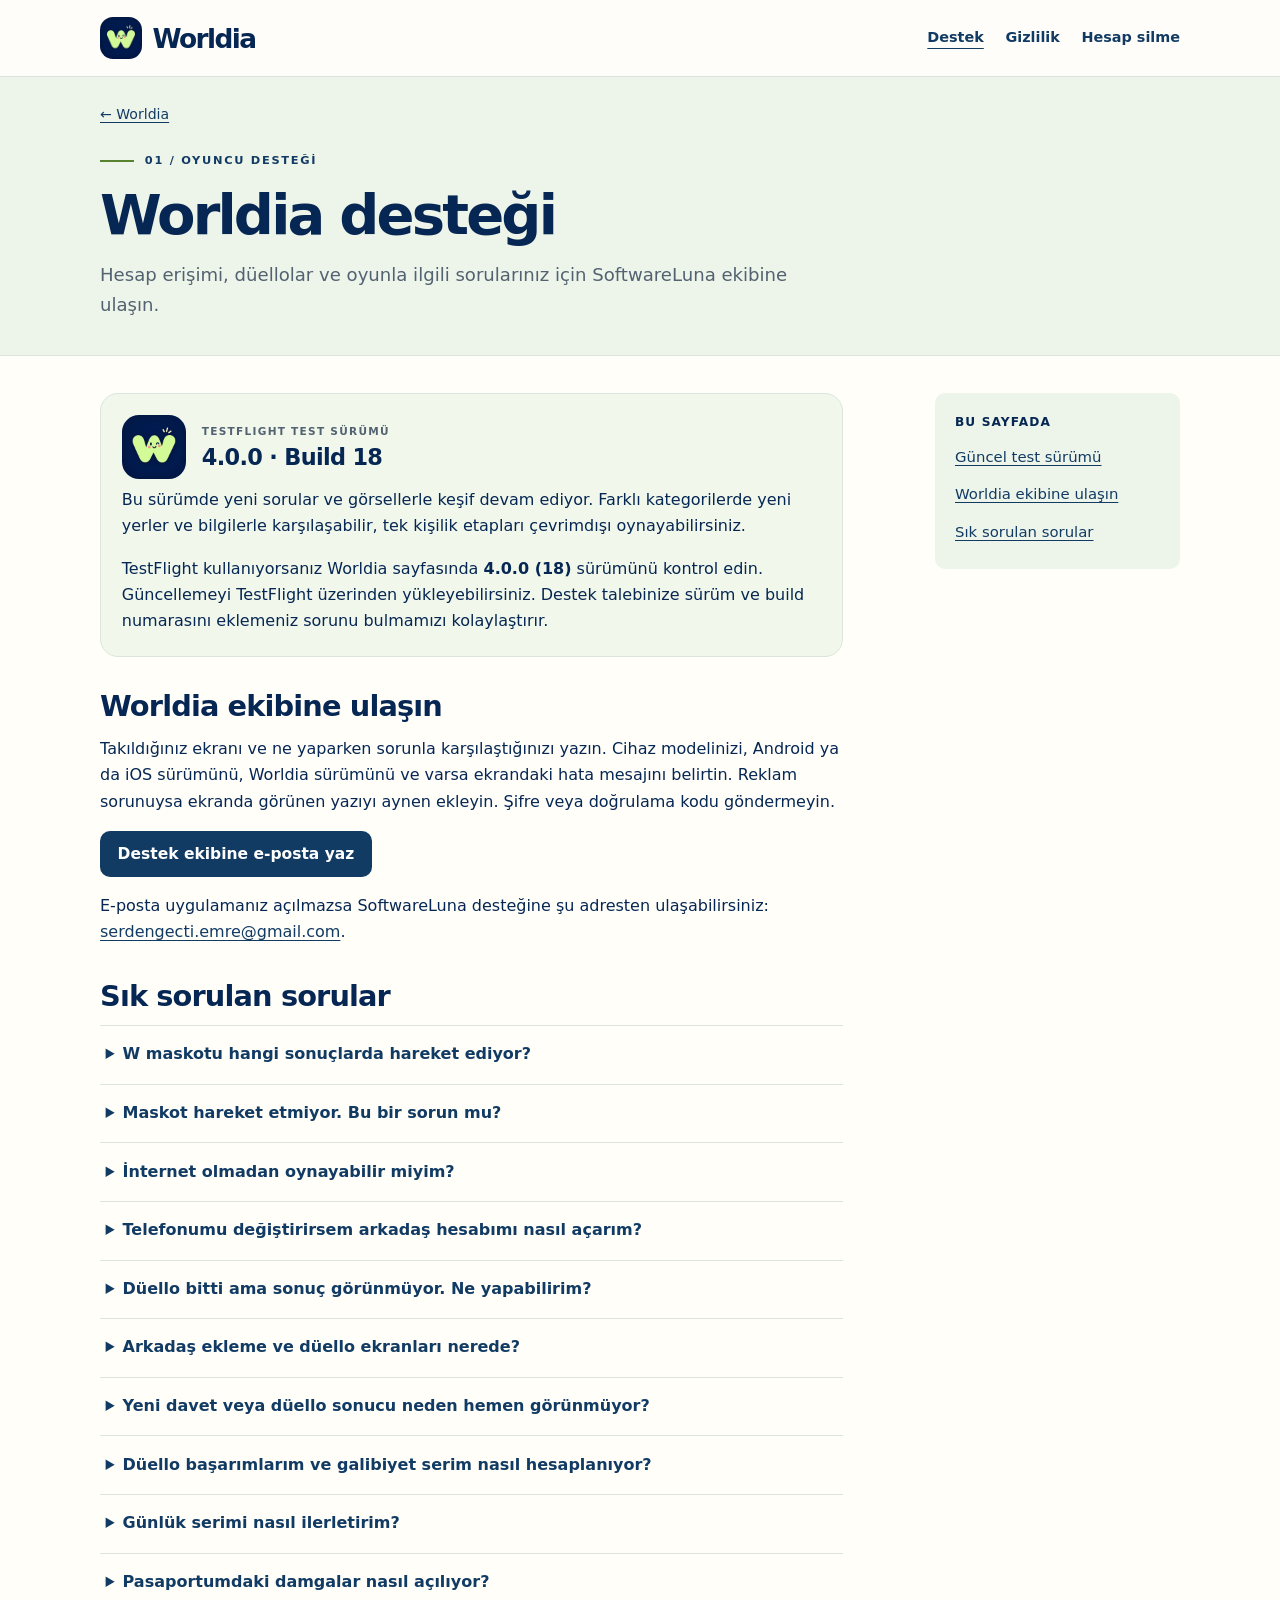
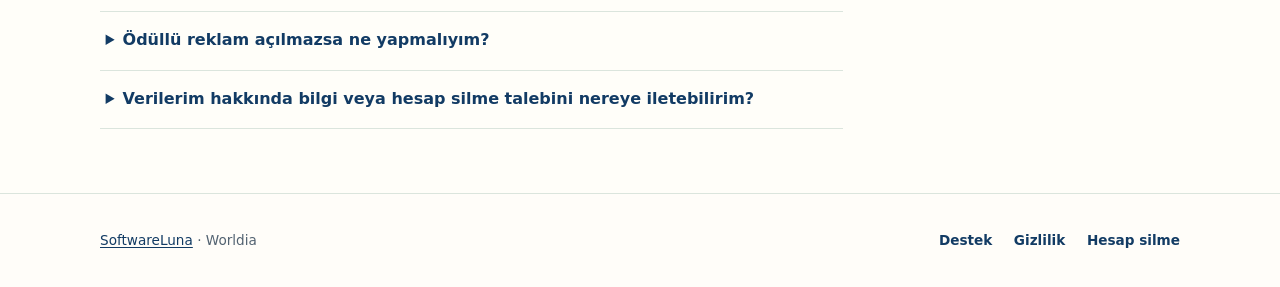
<file: worldia/support/index.html>
<!doctype html>
<html lang="tr"><head><meta charset="utf-8"><meta name="viewport" content="width=device-width,initial-scale=1"><meta name="theme-color" content="#062753">
<title>Worldia desteği · SoftwareLuna</title><meta name="description" content="Hesap erişimi, düellolar ve oyunla ilgili sorularınız için SoftwareLuna ekibine ulaşın."><link rel="canonical" href="https://softwareluna.github.io/worldia/support/"><link rel="icon" type="image/png" href="../assets/worldia.png?v=17"><link rel="stylesheet" href="../assets/guide.css"><link rel="stylesheet" href="../assets/worldia.css?v=17"></head>
<body class="worldia-site"><a class="skip" href="#icerik">İçeriğe geç</a><header class="mast"><div class="wrap"><a class="brand" href="../"><img src="../assets/worldia.png?v=17" width="37" height="37" alt="">Worldia</a><nav aria-label="Ana menü"><a href="../support/" aria-current="page">Destek</a><a href="../privacy/">Gizlilik</a><a href="../delete-account/">Hesap silme</a></nav></div></header>
<main id="icerik"><header class="pagehead"><div class="wrap"><a class="crumb" href="../">← Worldia</a><p class="eyebrow">01 / OYUNCU DESTEĞİ</p><h1>Worldia desteği</h1><p class="intro">Hesap erişimi, düellolar ve oyunla ilgili sorularınız için SoftwareLuna ekibine ulaşın.</p></div></header><div class="wrap layout"><article class="copy" aria-label="Worldia desteği"><section class="release-note" aria-labelledby="guncel-surum">
  <div class="release-heading"><img src="../assets/worldia.png?v=17" width="64" height="64" alt="Yeni lacivert ve yeşil Worldia logosu"><div><p class="release-label">TESTFLIGHT TEST SÜRÜMÜ</p><h2 id="guncel-surum">4.0.0 · Build 18</h2></div></div>
  <p>Bu sürümde yeni sorular ve görsellerle keşif devam ediyor. Farklı kategorilerde yeni yerler ve bilgilerle karşılaşabilir, tek kişilik etapları çevrimdışı oynayabilirsiniz.</p>
  <p>TestFlight kullanıyorsanız Worldia sayfasında <strong>4.0.0 (18)</strong> sürümünü kontrol edin. Güncellemeyi TestFlight üzerinden yükleyebilirsiniz. Destek talebinize sürüm ve build numarasını eklemeniz sorunu bulmamızı kolaylaştırır.</p>
</section><section aria-labelledby="destek-iletisim">
  <h2 id="destek-iletisim">Worldia ekibine ulaşın</h2>
  <p>Takıldığınız ekranı ve ne yaparken sorunla karşılaştığınızı yazın. Cihaz modelinizi, Android ya da iOS sürümünü, Worldia sürümünü ve varsa ekrandaki hata mesajını belirtin. Reklam sorunuysa ekranda görünen yazıyı aynen ekleyin. Şifre veya doğrulama kodu göndermeyin.</p>
  <p><a class="button" href="mailto:serdengecti.emre@gmail.com?subject=Worldia%20destek%20talebi">Destek ekibine e-posta yaz</a></p>
  <p>E-posta uygulamanız açılmazsa SoftwareLuna desteğine şu adresten ulaşabilirsiniz: <a href="mailto:serdengecti.emre@gmail.com">serdengecti.emre@gmail.com</a>.</p>
</section>
<section aria-labelledby="sorular">
  <h2 id="sorular">Sık sorulan sorular</h2>
  <details>
    <summary>W maskotu hangi sonuçlarda hareket ediyor?</summary>
    <p>Tek kişilik etapların sonucunda ve galibi kesinleşmiş düellolarda oynar. Hareket yaklaşık 1,4 saniye sürer, yalnızca bir kez oynar ve düğmelere basmanızı engellemez. Rakibin turu beklenirken veya düello berabere bittiğinde galibiyet kutlaması gösterilmez.</p>
  </details>
  <details>
    <summary>Maskot hareket etmiyor. Bu bir sorun mu?</summary>
    <p>Telefonunuzun erişilebilirlik ayarlarında hareket azaltma açıksa W sabit bir ifade gösterir. Bu beklenen davranıştır; oyun sonucunu, yıldızları veya ödülleri değiştirmez. Animasyonun bitmiş olması da normaldir: ekranda durdukça sürekli tekrar etmez.</p>
  </details>
  <details>
    <summary>İnternet olmadan oynayabilir miyim?</summary>
    <p>Evet. Tek kişilik harita ve sorular için hesap açmanız gerekmez. Pasaportunuz ve etap ilerlemeniz cihazınızda saklanır. Arkadaşlar ve düellolar için internet bağlantısı gerekir. Ödüllü reklamlar da çevrimiçi çalışır.</p>
  </details>
  <details>
    <summary>Telefonumu değiştirirsem arkadaş hesabımı nasıl açarım?</summary>
    <p>Eski telefonunuzda <strong>Profil → Arkadaşlar → E-posta bağla · İsteğe bağlı</strong> yolundan e-postanızı bağlayın. Yeni telefonda <strong>Hesabım var · E-posta ile giriş yap</strong> seçeneğini kullanın. Şifrenizi hatırlamıyorsanız giriş ekranında <strong>Şifremi unuttum</strong> seçeneği bulunur.</p>
    <p>E-posta bağlamadan uygulamayı silerseniz misafir hesabına yeniden erişemeyebilirsiniz. E-posta bağlantısı çevrimiçi arkadaş hesabınız içindir; cihazda tutulan tek kişilik ilerlemeyi taşımaz.</p>
  </details>
  <details>
    <summary>Düello bitti ama sonuç görünmüyor. Ne yapabilirim?</summary>
    <p>“Sonucun cihazında kayıtlı” mesajını görüyorsanız internet bağlantınız döndüğünde aynı düelloyu açıp <strong>Tekrar dene</strong> seçeneğine dokunun. Bu sırada uygulama verilerini silmeyin. Rakibiniz kendi turunu bitirmediyse karşılaşmanın galibi henüz belli olmaz. Tamamlanan maçlar için <strong>Düellolar → Geçmiş</strong> bölümünü yenileyin.</p>
  </details>
  <details>
    <summary>Arkadaş ekleme ve düello ekranları nerede?</summary>
    <p>Arkadaş bulma, istekleri yönetme ve e-posta bağlama işlemleri için <strong>Profil → Arkadaşlar</strong> bölümünü açın. Ana menüdeki <strong>Düellolar</strong> ekranında <strong>Açık düellolar</strong>, <strong>Geçmiş</strong> ve <strong>Arkadaşlar</strong> sekmeleri bulunur. Düello ekranının Arkadaşlar sekmesi karşılıklı maç sayılarını, galibiyet, mağlubiyet, beraberlik ve galibiyet yüzdesini gösterir.</p>
  </details>
  <details>
    <summary>Yeni davet veya düello sonucu neden hemen görünmüyor?</summary>
    <p>Son indirilen bilgiler cihazda tutulur; ekran kendi kendine sürekli yenilenmez. Güncel bilgileri almak için sağ üstteki <strong>Yenile</strong> düğmesine dokunun ya da listeyi aşağı çekin. Günlük düello hakkınızı ekranın üstünde görebilirsiniz; haklar Türkiye saatiyle 00.00’da yenilenir.</p>
  </details>
  <details>
    <summary>Düello başarımlarım ve galibiyet serim nasıl hesaplanıyor?</summary>
    <p>Maç ve galibiyet hedefleri, iki oyuncunun da turu bitip sonuç kesinleştiğinde ilerler. Üst üste kazanma serisi, sonuçların kesinleşme sırasına göre hesaplanır; beraberlik veya mağlubiyet seriyi keser. En uzun seriniz korunur. <strong>Profil → Başarımlar</strong> bölümünden düello hedeflerini ve <strong>Uzun vade</strong> filtresini görebilirsiniz.</p>
  </details>
  <details>
    <summary>Günlük serimi nasıl ilerletirim?</summary>
    <p>Her gün en az bir tek kişilik etabı başarıyla tamamlayın. Sadece oyunu açmak ya da düello oynamak günlük seriyi artırmaz. Seri kartından mevcut serinizi ve sıradaki ödülü takip edebilirsiniz.</p>
  </details>
  <details>
    <summary>Pasaportumdaki damgalar nasıl açılıyor?</summary>
    <p>Bir dünyayı tamamladığınızda o dünyanın damgası pasaportunuza eklenir. Pasaport sayfalarında topladığınız yıldızları ve kazandığınız dünya ödüllerini görebilirsiniz.</p>
  </details>
  <details>
    <summary>Ödüllü reklam açılmazsa ne yapmalıyım?</summary>
    <p>Bağlantınızı kontrol edip reklam teklifinde <strong>Tekrar dene</strong> görünüyorsa yeniden deneyebilirsiniz. Her an gösterilebilecek bir reklam bulunmayabilir. Hata devam ederse hangi düğmeye dokunduğunuzu ve ekrandaki açıklamayı destek ekibine iletin; sorunu çözmek için uygulamayı silmeniz gerekmez. Reklam izlemek isteğe bağlıdır. Bulunduğunuz bölgede sunuluyorsa <strong>Profil → Gizlilik ve veriler → Reklam gizlilik tercihleri</strong> bölümünden seçiminizi değiştirebilirsiniz.</p>
  </details>
  <details>
    <summary>Verilerim hakkında bilgi veya hesap silme talebini nereye iletebilirim?</summary>
    <p>Hangi bilgilerin hangi amaçla kullanıldığını <a href="../privacy/">Worldia Gizlilik Politikası</a> sayfasında bulabilirsiniz. <a href="../delete-account/">Hesap ve veri silme</a> sayfasından uygulamaya giriş yapmadan da silme talebi başlatabilirsiniz.</p>
  </details>
</section>
</article><aside class="aside"><h2>Bu sayfada</h2><nav aria-label="Sayfa içeriği"><a href="#guncel-surum">Güncel test sürümü</a><a href="#destek-iletisim">Worldia ekibine ulaşın</a><a href="#sorular">Sık sorulan sorular</a></nav></aside></div></main>
<footer class="foot"><div class="wrap"><p><a href="/">SoftwareLuna</a> · Worldia</p><nav aria-label="Alt menü"><a href="../support/" aria-current="page">Destek</a><a href="../privacy/">Gizlilik</a><a href="../delete-account/">Hesap silme</a></nav></div></footer></body></html>
</file>
<file: worldia/assets/guide.css>
:root{color-scheme:light;--ink:#123940;--deep:#073941;--teal:#08635d;--paper:#fbf9f2;--rule:#d4ded5;--muted:#475e60;--cream:#f5ecd5;--serif:Georgia,"Times New Roman",serif;--sans:system-ui,-apple-system,"Segoe UI",sans-serif}*{box-sizing:border-box}html{scroll-behavior:smooth}body{margin:0;background:var(--paper);color:var(--ink);font:1rem/1.65 var(--sans)}a{color:var(--teal);text-underline-offset:.18em;overflow-wrap:anywhere}a:hover{text-decoration-thickness:2px}a:focus-visible,summary:focus-visible{outline:3px solid #aa5914;outline-offset:4px}.wrap{width:min(1080px,90%);margin-inline:auto}.skip{position:fixed;left:1em;top:-6em;padding:.6em 1em;background:white;z-index:8}.skip:focus{top:1em}.mast{border-bottom:1px solid var(--rule);background:#fffdf8}.mast .wrap,.foot .wrap{display:flex;align-items:center;justify-content:space-between;gap:1rem;flex-wrap:wrap}.mast .wrap{min-height:76px}.brand{display:inline-flex;align-items:center;gap:.65rem;color:var(--ink);font:bold 1.65rem var(--serif);text-decoration:none;letter-spacing:-.04em}.brand img{border-radius:11px}.mast nav,.foot nav{display:flex;align-items:center;gap:1.35rem;flex-wrap:wrap}.mast nav a,.foot nav a{display:inline-flex;align-items:center;min-height:44px;font-size:.9rem;font-weight:650;text-decoration:none}.mast nav a:hover,.foot nav a:hover,.mast nav [aria-current=page]{text-decoration:underline;text-underline-offset:.4em}.eyebrow,.tag,.figure-note{font:700 .71rem/1.4 var(--sans);letter-spacing:.15em;text-transform:uppercase}.eyebrow{display:flex;align-items:center;gap:.7rem;color:var(--teal);margin:0 0 1.1rem}.eyebrow:before{content:'';width:2.1rem;height:2px;background:#d18a39}.hero{position:relative;background:var(--deep);color:#fff8df;overflow:hidden}.hero .wrap{display:grid;grid-template-columns:1.25fr 1fr;align-items:center;gap:2rem;padding-block:clamp(3.5rem,7vw,6rem)}.hero .eyebrow{color:#b4e6d7}.hero h1,.pagehead h1,.publisher h1{margin:0;font-family:var(--serif);line-height:1.04;font-weight:500;letter-spacing:-.055em}.hero h1{font-size:clamp(3.45rem,6.9vw,5.95rem)}.hero h1 em{color:#eacc8c;font-weight:400}.hero p.lede{color:#e0ebe6;font-size:1.13rem;max-width:35em;margin:1.35rem 0 1.65rem}.button,.contact-button{display:inline-flex;min-height:46px;align-items:center;gap:.7rem;border-radius:7px;padding:.7rem 1.1rem;text-decoration:none;font:700 .97rem/1.45 var(--sans);background:var(--teal);color:white}.button:hover,.contact-button:hover{background:var(--ink)}.hero .button{color:#093e41;background:#f0d396}.hero .button:hover{background:#ffe7b6}.chart{margin:0 auto;width:min(100%,345px);position:relative;display:flex;flex-direction:column;align-items:center}.chart svg{display:block;width:100%;height:auto}.figure-note{color:#a8d2c7;text-align:center;margin:.45rem 0 0;letter-spacing:.18em;font-size:.63rem}.guide{padding:clamp(2.5rem,5vw,4rem) 0 4rem}.guide h2,.publisher h2{font:500 clamp(2rem,4vw,2.85rem)/1.12 var(--serif);letter-spacing:-.045em;margin:0 0 1.7rem}.cards{display:grid;gap:1rem;grid-template-columns:repeat(3,1fr)}.card{border:1px solid var(--rule);background:#fffef9;display:flex;flex-direction:column;border-radius:12px;padding:1.4rem;color:var(--ink);text-decoration:none;position:relative;box-shadow:0 4px 0 #16473c09}.card:hover{border-color:#72a395;background:white}.card .tag{color:var(--teal);margin-bottom:1.2rem}.card strong{font:600 1.55rem/1.25 var(--serif)}.card p{color:var(--muted);margin:.55rem 0 1.35rem}.card .go{margin-top:auto;color:var(--teal);font-weight:700;font-size:.9rem}.pagehead{background:#edf3ec;border-bottom:1px solid var(--rule)}.pagehead .wrap{padding-block:1.5rem 2.2rem}.crumb{display:inline-block;margin-bottom:1.65rem;font-size:.88rem}.pagehead h1{font-size:clamp(2.7rem,5.4vw,4.15rem)}.pagehead .intro{font-size:1.13rem;max-width:65ch;margin:1rem 0 0;color:var(--muted)}.layout{display:grid;grid-template-columns:minmax(0,1fr) 245px;gap:clamp(2rem,6vw,5rem);align-items:start;padding-block:2.3rem 4rem}.copy{max-width:73ch}.copy h2,.copy h3{scroll-margin-top:1rem;color:var(--ink)}.copy h2{font:600 clamp(1.5rem,3vw,2rem)/1.2 var(--serif);letter-spacing:-.025em;margin:2.05rem 0 .75rem}.copy h3{font-size:1.12rem;margin:1.5rem 0 .4rem}.copy section:first-child h2:first-child,.copy>h2:first-child{margin-top:0}.copy p,.copy ul,.copy ol{margin:.5rem 0 1rem}.copy li+li{margin-top:.45em}.copy ul,.copy ol{padding-left:1.5em}.copy details{border-block-start:1px solid var(--rule);padding:.3rem 0}.copy details:last-of-type{border-block-end:1px solid var(--rule)}.copy summary{cursor:pointer;min-height:48px;padding:.65rem .35rem;font-weight:700;color:var(--teal)}.copy details p{padding:0 .35rem}.aside{padding:1.1rem 1.25rem;background:#f2efe4;border-radius:10px}.aside h2{font-size:.76rem;letter-spacing:.09em;text-transform:uppercase;margin:.1rem 0 .4rem}.aside a{display:block;padding:.52rem 0;line-height:1.4;font-size:.93rem}.foot{border-top:1px solid var(--rule);color:var(--muted);padding:1.35rem 0;font-size:.85rem}.foot nav a{font-size:.85rem}.publisher{padding-block:clamp(4rem,10vw,8rem)}.publisher h1{font-size:clamp(3rem,7vw,5rem)}.publisher .cards{grid-template-columns:repeat(2,1fr);margin-top:2rem}
@media(max-width:740px){.mast .wrap{gap:0 .75rem;min-height:62px}.mast nav{gap:.85rem}.hero .wrap{grid-template-columns:1.5fr .9fr;gap:0}.layout{grid-template-columns:1fr;gap:1.5rem}.cards{grid-template-columns:1fr}.card{padding:1.1rem 1.25rem}.card .tag{margin-bottom:.45rem}.foot nav{gap:.8rem}}@media(max-width:520px){.mast .wrap{padding-top:.65rem}.mast nav{width:100%;justify-content:space-between}.hero .wrap{grid-template-columns:1fr;padding-block:2.7rem 2rem}.chart{width:158px;align-self:center;margin:1.2rem auto 0}.figure-note{display:none}.hero h1{font-size:3.3rem}.hero p.lede{font-size:1.04rem}.publisher .cards{grid-template-columns:1fr}.pagehead .wrap{padding-bottom:1.55rem}.layout{padding-top:1.75rem}.foot .wrap{gap:0}.foot p{margin:.25rem 0}.foot nav{justify-content:flex-start}.copy a.button{max-width:100%}}@media(prefers-reduced-motion:reduce){html{scroll-behavior:auto}}@media print{.mast,.foot nav,.aside,.skip,.crumb,.chart{display:none}.layout{display:block}.hero,.pagehead,.button{background:white;color:black}.wrap{width:100%}.copy{max-width:none}a{color:black}}
</file>
<file: alpagut/assets/alpagut.css>
:root {
  color-scheme: light;
  --ink: #172e30;
  --muted: #526160;
  --forest: #102d2e;
  --paper: #f5f0e5;
  --cream: #fffaf0;
  --gold: #bf9655;
  --red: #8c3035;
  --line: #d8d2c4;
}
* { box-sizing: border-box; }
html { scroll-behavior: smooth; }
body { margin: 0; background: var(--paper); color: var(--ink); font: 1rem/1.7 system-ui, -apple-system, sans-serif; }
a { color: inherit; text-underline-offset: .22em; }
a:hover { text-decoration-thickness: 2px; }
a:focus-visible, summary:focus-visible { outline: 3px solid var(--gold); outline-offset: 5px; }
img { display: block; max-width: 100%; height: auto; }
h1, h2, h3 { font-family: Georgia, 'Times New Roman', serif; font-weight: 400; line-height: 1.15; }
h1, h2, h3, p { margin-top: 0; }
h2 { font-size: clamp(2rem, 4vw, 3rem); margin-bottom: 1rem; }
h3 { font-size: 1.5rem; }
.wrap { width: min(1180px, 90%); margin: auto; }
.skip { position: absolute; top: -80px; left: 1rem; padding: .6rem 1rem; background: white; z-index: 10; }
.skip:focus { top: 1rem; }
.mast { background: var(--forest); color: var(--cream); border-bottom: 1px solid #ffffff20; }
.mast .wrap, .foot .wrap { display: flex; justify-content: space-between; align-items: center; gap: 1rem; flex-wrap: wrap; }
.mast .wrap { min-height: 88px; }
.brand { display: flex; align-items: center; gap: .8rem; text-decoration: none; }
.brand img { width: 48px; height: 48px; border-radius: 50%; border: 1px solid var(--gold); }
.brand strong { display: block; font: 400 1.55rem/1.05 Georgia, serif; }
.brand span { display: block; font-size: .72rem; letter-spacing: .08em; margin-top: .3rem; }
nav { display: flex; flex-wrap: wrap; gap: 1.6rem; }
nav a { min-height: 44px; display: inline-flex; align-items: center; text-decoration: none; font-size: .92rem; }
nav [aria-current=page] { color: #e5bd7a; text-decoration: underline; text-underline-offset: .6em; }
.hero { background: radial-gradient(ellipse at 85% 20%, #254644, transparent 65%), var(--forest); color: var(--cream); padding: clamp(3rem, 6vw, 5rem) 0; }
.hero-grid { display: grid; grid-template-columns: .8fr 1.2fr; align-items: center; gap: 4rem; }
.eyebrow { font-size: .75rem; font-weight: 700; text-transform: uppercase; letter-spacing: .13em; color: var(--red); }
.hero .eyebrow { color: #e4bf84; }
.hero h1 { font-size: clamp(4.2rem, 8vw, 7rem); margin: 0 0 .3rem; }
.hero .subtitle { font: 400 clamp(1.7rem, 3vw, 2.65rem)/1.2 Georgia, serif; color: #e9cb97; margin-bottom: 1.6rem; }
.hero .intro { color: #e0e7df; max-width: 33em; font-size: 1.1rem; }
.actions { display: flex; flex-wrap: wrap; align-items: center; gap: 1rem; margin-top: 1.8rem; }
.button { display: inline-flex; justify-content: center; align-items: center; min-height: 48px; padding: .65rem 1.2rem; background: var(--red); color: white; font-weight: 650; text-decoration: none; border-radius: 3px; }
.hero .button { background: #e5bd7a; color: #122d2e; }
.button:hover { filter: brightness(1.08); }
.quiet-link { padding: .5rem 0; }
.hero-shot { margin: 0; }
.hero-shot img { width: 100%; border-radius: 5px; border: 1px solid #c7a363; box-shadow: 0 18px 48px #0004; }
.hero-shot figcaption { color: #c9d4cb; font-size: .78rem; margin-top: .8rem; }
.section { padding: clamp(3.3rem, 7vw, 5.5rem) 0; }
.section + .section { border-top: 1px solid var(--line); }
.section-intro { max-width: 65ch; color: var(--muted); }
.campaigns { display: grid; grid-template-columns: repeat(4, 1fr); gap: 1.4rem; margin-top: 2.2rem; }
.campaigns article { border-top: 2px solid var(--gold); padding-top: 1.1rem; }
.campaigns h3 { margin-bottom: .5rem; }
.campaigns p { color: var(--muted); margin-bottom: 0; }
.split { display: grid; grid-template-columns: 1fr 1fr; gap: 4rem; align-items: center; }
.split figure { margin: 0; }
.screen { border: 1px solid var(--line); border-radius: 4px; width: 100%; }
figcaption { font-size: .87rem; color: var(--muted); margin-top: .65rem; }
.gallery { display: grid; grid-template-columns: repeat(2, 1fr); gap: 2rem; margin-top: 2rem; }
.gallery figure { margin: 0; }
.gallery figcaption strong { display: block; color: var(--ink); margin-bottom: .2rem; }
.gallery a { display: block; }
.note { color: var(--muted); font-size: .85rem; margin-top: 1.4rem; }
.end-panel { background: #e8e2d4; }
.end-panel .wrap { display: flex; justify-content: space-between; align-items: center; gap: 2rem; }
.end-panel h2 { font-size: 2rem; margin-bottom: .6rem; }
.end-panel p { margin-bottom: 0; color: var(--muted); }
.pagehead { background: var(--forest); color: var(--cream); padding: 3.5rem 0; }
.pagehead h1 { font-size: clamp(2.7rem, 5vw, 4.2rem); margin-bottom: 1rem; }
.pagehead p { max-width: 64ch; color: #d5e0d7; margin-bottom: 0; }
.pagehead .eyebrow { color: #e5bd7a; margin-bottom: 1rem; }
.reading { display: grid; grid-template-columns: minmax(0, 1fr) 260px; gap: 5rem; align-items: start; }
.copy { max-width: 76ch; }
.copy section + section { border-top: 1px solid var(--line); margin-top: 2.5rem; padding-top: 2.5rem; }
.copy h2 { font-size: 2rem; }
.copy h3 { margin-top: 1.8rem; }
.copy li + li { margin-top: .6rem; }
.copy ol, .copy ul { padding-left: 1.3rem; }
.copy img { margin: 1.5rem 0 .5rem; }
.copy details { border-bottom: 1px solid var(--line); }
.copy summary { cursor: pointer; padding: 1rem .15rem; font-weight: 650; }
.copy details p { padding: 0 .15rem; }
.aside { position: sticky; top: 2rem; border-left: 2px solid var(--gold); padding-left: 1.2rem; }
.aside h2 { font: 700 .8rem/1.4 system-ui, sans-serif; letter-spacing: .08em; text-transform: uppercase; }
.aside nav { display: block; }
.aside nav a { display: flex; line-height: 1.4; padding: .4rem 0; color: var(--muted); }
.contact-address { overflow-wrap: anywhere; }
.foot { padding: 1.7rem 0; background: var(--forest); color: #d3ddd2; font-size: .84rem; }
.foot p { margin: 0; }
@media (max-width: 900px) {
  .hero-grid { gap: 2rem; grid-template-columns: 1fr 1.15fr; }
  .reading { grid-template-columns: minmax(0, 1fr) 210px; gap: 2.5rem; }
  .split { gap: 2rem; }
}
@media (max-width: 700px) {
  .mast .wrap { padding-block: .8rem; gap: .6rem; }
  .mast nav { width: 100%; gap: 1.5rem; }
  .hero-grid, .split, .reading { grid-template-columns: 1fr; }
  .hero-grid { gap: 2.3rem; }
  .campaigns, .gallery { grid-template-columns: 1fr 1fr; gap: 1.4rem; }
  .aside { position: static; grid-row: 1; }
  .aside nav { display: flex; gap: .4rem 1.3rem; }
  .end-panel .wrap { display: block; }
  .end-panel .button { margin-top: 1.4rem; }
}
@media (max-width: 460px) {
  .gallery { grid-template-columns: 1fr; gap: 1.8rem; }
  .hero h1 { font-size: 4.8rem; }
  .brand strong { font-size: 1.4rem; }
}
@media (prefers-reduced-motion: reduce) { html { scroll-behavior: auto; } }
</file>
<file: worldia/assets/worldia.css>
/* Worldia-specific refresh. The publisher index and other apps retain their styles. */
body.worldia-site{--ink:#062753;--deep:#062753;--teal:#123b64;--paper:#fffef9;--rule:#dbe5dd;--muted:#526271;--cream:#fff0b7;--serif:ui-rounded,"SF Pro Rounded",system-ui,-apple-system,"Segoe UI",sans-serif}
.worldia-site .brand{font-weight:850;letter-spacing:-.06em}.worldia-site .mast{background:#fffdf9}.worldia-site .mast .brand img{width:42px;height:42px;border-radius:13px}.worldia-site .hero{color:var(--ink);background:#edf4e9}.worldia-site .hero .wrap{grid-template-columns:1.25fr .85fr;padding-block:clamp(3rem,6vw,5rem);gap:4rem}.worldia-site .hero h1{font-weight:850;font-size:clamp(3.1rem,5.5vw,5rem);line-height:1.06;letter-spacing:-.055em}.worldia-site .hero h1 em{font-weight:850;color:#123b64;font-style:normal}.worldia-site .hero .eyebrow{color:#123b64}.worldia-site .eyebrow:before{background:#598230}.worldia-site .hero p.lede{color:#40596c;font-size:1.12rem;max-width:34em;line-height:1.7}.hero-actions{display:flex;gap:1.2rem;align-items:center;flex-wrap:wrap}.worldia-site .hero .button{background:#062753;color:#fff}.worldia-site .hero .button:hover{background:#0b3a6c}.hero-link{font-weight:650;color:#062753;min-height:44px;display:inline-flex;align-items:center}.worldia-site .hero .hero-note{color:#526271;font-size:.8rem;margin-top:1.5rem}.mascot-card{margin:0;min-width:0;border-radius:38px;background:linear-gradient(145deg,#0b315e,#031c40);box-shadow:0 16px 0 #0627531c;padding:1.5rem 1rem 2rem;display:flex;flex-direction:column;align-items:center;transform:rotate(3deg)}.mascot-card img{display:block;width:100%;max-width:330px;height:auto;margin:1.5rem 0 1rem}.mascot-label{font-size:.74rem;font-weight:800;letter-spacing:.12em;text-transform:uppercase;color:#e5ffba;background:#ffffff14;padding:.35rem .8rem;border-radius:20px}.mascot-card figcaption{text-align:center;font-size:1.3rem;font-weight:800;line-height:1.25;color:#e5ffba;letter-spacing:-.03em}.worldia-site .guide h2,.worldia-site .screens-section h2{font-size:clamp(1.9rem,3.1vw,2.7rem);font-weight:800;line-height:1.16;letter-spacing:-.045em}.feature-grid{display:grid;grid-template-columns:repeat(3,minmax(0,1fr));gap:2rem;margin-top:2.3rem}.feature{border-top:2px solid var(--rule);padding-top:1.3rem}.feature-number{font-size:2.7rem;line-height:1;font-weight:850;letter-spacing:-.07em;color:#123b64}.feature h3{font-size:1.15rem;margin:1rem 0 .5rem;line-height:1.3;letter-spacing:-.025em}.feature p,.journal-grid p:not(.eyebrow){color:var(--muted);margin:.5rem 0 0;line-height:1.8}.screens-section{background:#f5f0e6;border-block:1px solid #e8e1d5;padding:3rem 0}.screens-section h2{margin:0 0 2rem}.screens-grid{display:grid;grid-template-columns:repeat(4,minmax(0,1fr));gap:1.2rem}.screens-grid figure{margin:0;min-width:0}.screens-grid a{display:block;background:#fff;border:1px solid #e6e1d8;border-radius:19px;overflow:hidden;box-shadow:0 5px 12px #06275309}.screens-grid img{display:block;width:100%;height:auto;aspect-ratio:6/13;object-fit:contain;object-position:top;background:#fafafa}.screens-grid figcaption{display:flex;flex-direction:column;gap:.35rem;padding:1rem .15rem 0;line-height:1.55;font-size:.85rem;color:var(--muted)}.screens-grid figcaption strong{font-size:1rem;color:var(--ink);line-height:1.3}.screen-note{font-size:.76rem;color:#526271;margin:1.5rem 0 0}.journal-grid{display:grid;grid-template-columns:1fr 1fr;gap:3rem}.journal-grid article+article{border-left:1px solid var(--rule);padding-left:3rem}.journal-grid h2{margin:0 0 1rem;max-width:13em}.help-section{background:#edf4e9}.worldia-site .card{background:#fffefa;border-radius:16px;padding:1.4rem;box-shadow:none}.worldia-site .card strong{font-size:1.35rem;font-weight:750;letter-spacing:-.035em}.worldia-site .card:hover{border-color:#89b64f}.worldia-site .card .tag{margin-bottom:.8rem}.offline-note{font-size:.88rem;color:var(--muted);margin:1.7rem 0 0;max-width:68em}.worldia-site .pagehead{background:#edf4e9}.worldia-site .pagehead h1{font-weight:800;font-size:clamp(2.2rem,4.5vw,3.5rem);letter-spacing:-.05em}.worldia-site .copy h2{font-weight:750;letter-spacing:-.03em;font-size:clamp(1.35rem,2.5vw,1.8rem)}.worldia-site .aside{background:#edf4e9}.worldia-site .button{border-radius:10px}.worldia-site .foot{background:#fffdf9}.worldia-site a:focus-visible,.worldia-site summary:focus-visible{outline-color:#275d8f}
@media(max-width:900px){.worldia-site .hero .wrap{gap:2rem}.screens-grid{grid-template-columns:repeat(2,minmax(0,1fr));gap:2rem;max-width:650px;margin-inline:auto}.feature-grid{gap:1.25rem}.mascot-card{border-radius:28px;padding:1rem .75rem 1.5rem}.mascot-card figcaption{font-size:1.1rem}}
@media(max-width:600px){.worldia-site .hero .wrap{grid-template-columns:1fr;padding-block:2.5rem;gap:2.5rem}.worldia-site .hero h1{font-size:3.25rem}.worldia-site .hero p.lede{font-size:1.02rem}.mascot-card{width:min(80%,310px);margin-inline:auto;transform:rotate(2deg)}.mascot-card img{margin:1rem 0 .5rem}.worldia-site .guide{padding-block:2.5rem}.feature-grid{grid-template-columns:1fr;gap:1.7rem}.feature{display:grid;grid-template-columns:74px 1fr;column-gap:1rem;align-items:start}.feature-number{grid-row:1/3;font-size:2.6rem}.feature h3{margin:.1rem 0 .4rem}.feature p{margin:0}.screens-section{padding:2.5rem 0}.screens-grid{gap:1.6rem .9rem}.screens-grid a{border-radius:12px}.screens-grid figcaption{font-size:.8rem}.screens-grid figcaption strong{font-size:.95rem}.journal-grid{grid-template-columns:1fr;gap:2.5rem}.journal-grid article+article{padding:2.5rem 0 0;border-left:0;border-top:1px solid var(--rule)}.worldia-site .mast nav a{font-size:.85rem}.worldia-site .pagehead .intro{font-size:1rem}.worldia-site .pagehead h1{font-size:2.3rem}}
@media print{.worldia-site .hero,.worldia-site .pagehead,.help-section,.screens-section{background:white;color:black}.mascot-card,.screens-grid{display:none}.feature-grid,.journal-grid{display:block}.journal-grid article+article{border:0;padding:0}.worldia-site .hero h1 em{color:black}}

/* Build 17: concise player-facing release help and the new W. */
.release-note{border:1px solid #dbe5dd;background:#f1f7eb;border-radius:18px;padding:1.3rem;margin-bottom:2rem}.release-heading{display:flex;gap:1rem;align-items:center}.release-heading img{border-radius:17px;flex-shrink:0}.release-heading h2{margin:0!important;font-size:1.4rem!important}.release-label{font-size:.66rem;letter-spacing:.12em;font-weight:800;color:#526271;margin:0 0 .2rem!important}.release-note>p:last-child{margin-bottom:0}.build-note{font-size:.82rem;margin:1rem 0 0}.build-note a{color:#123b64;font-weight:650}.mascot-story{background:#fffdf2;border-block:1px solid #e8e1d5}.mascot-story .wrap{display:grid;grid-template-columns:230px 1fr;gap:3rem;align-items:center;padding-block:3rem}.mascot-story img{width:100%;height:auto}.mascot-story h2{font-size:clamp(1.7rem,3vw,2.5rem);letter-spacing:-.04em;line-height:1.2;margin:0 0 1rem}.mascot-story p:not(.eyebrow){color:var(--muted);line-height:1.8}.mascot-story a{font-weight:650}@media(max-width:600px){.release-note{padding:1rem}.release-heading{gap:.8rem}.release-heading h2{font-size:1.25rem!important}.mascot-story .wrap{grid-template-columns:1fr;gap:1.2rem;padding-block:2.5rem}.mascot-story img{width:180px;margin:auto}.mascot-story h2{font-size:1.9rem}}
</file>
